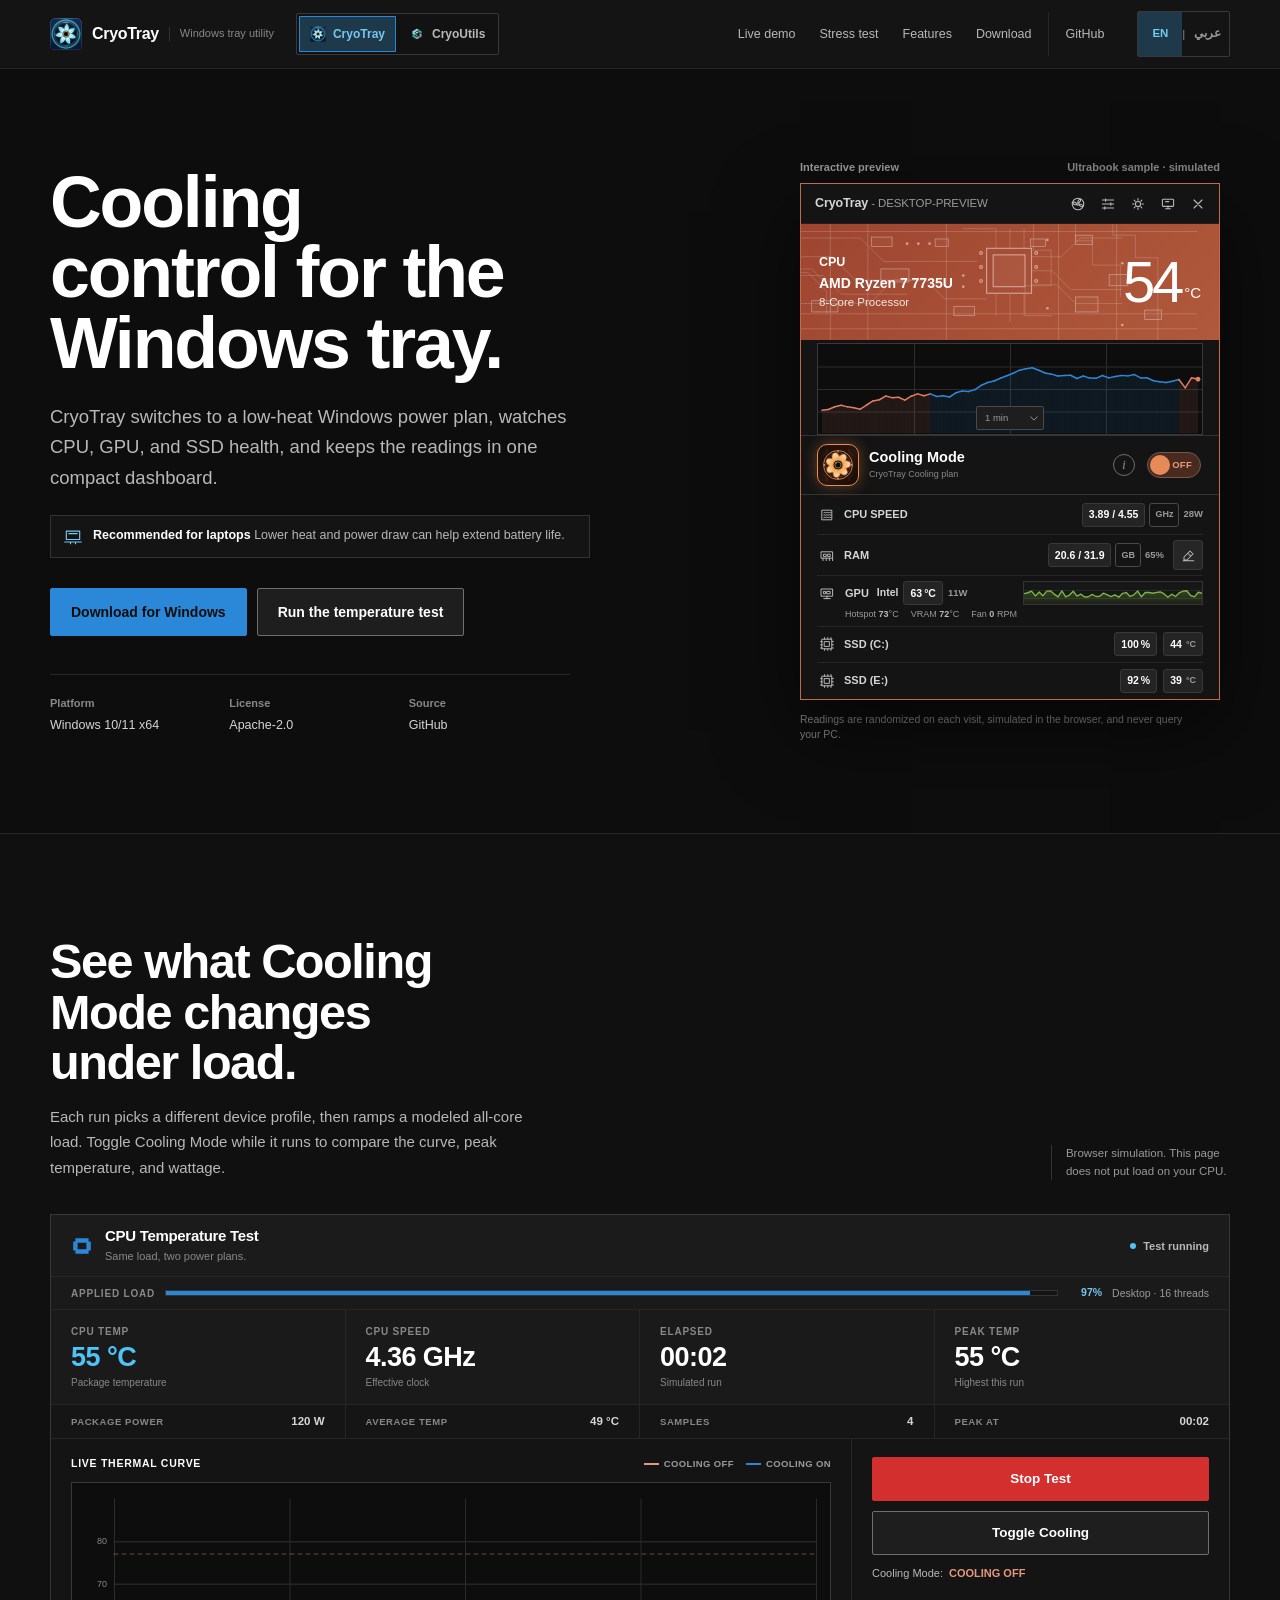
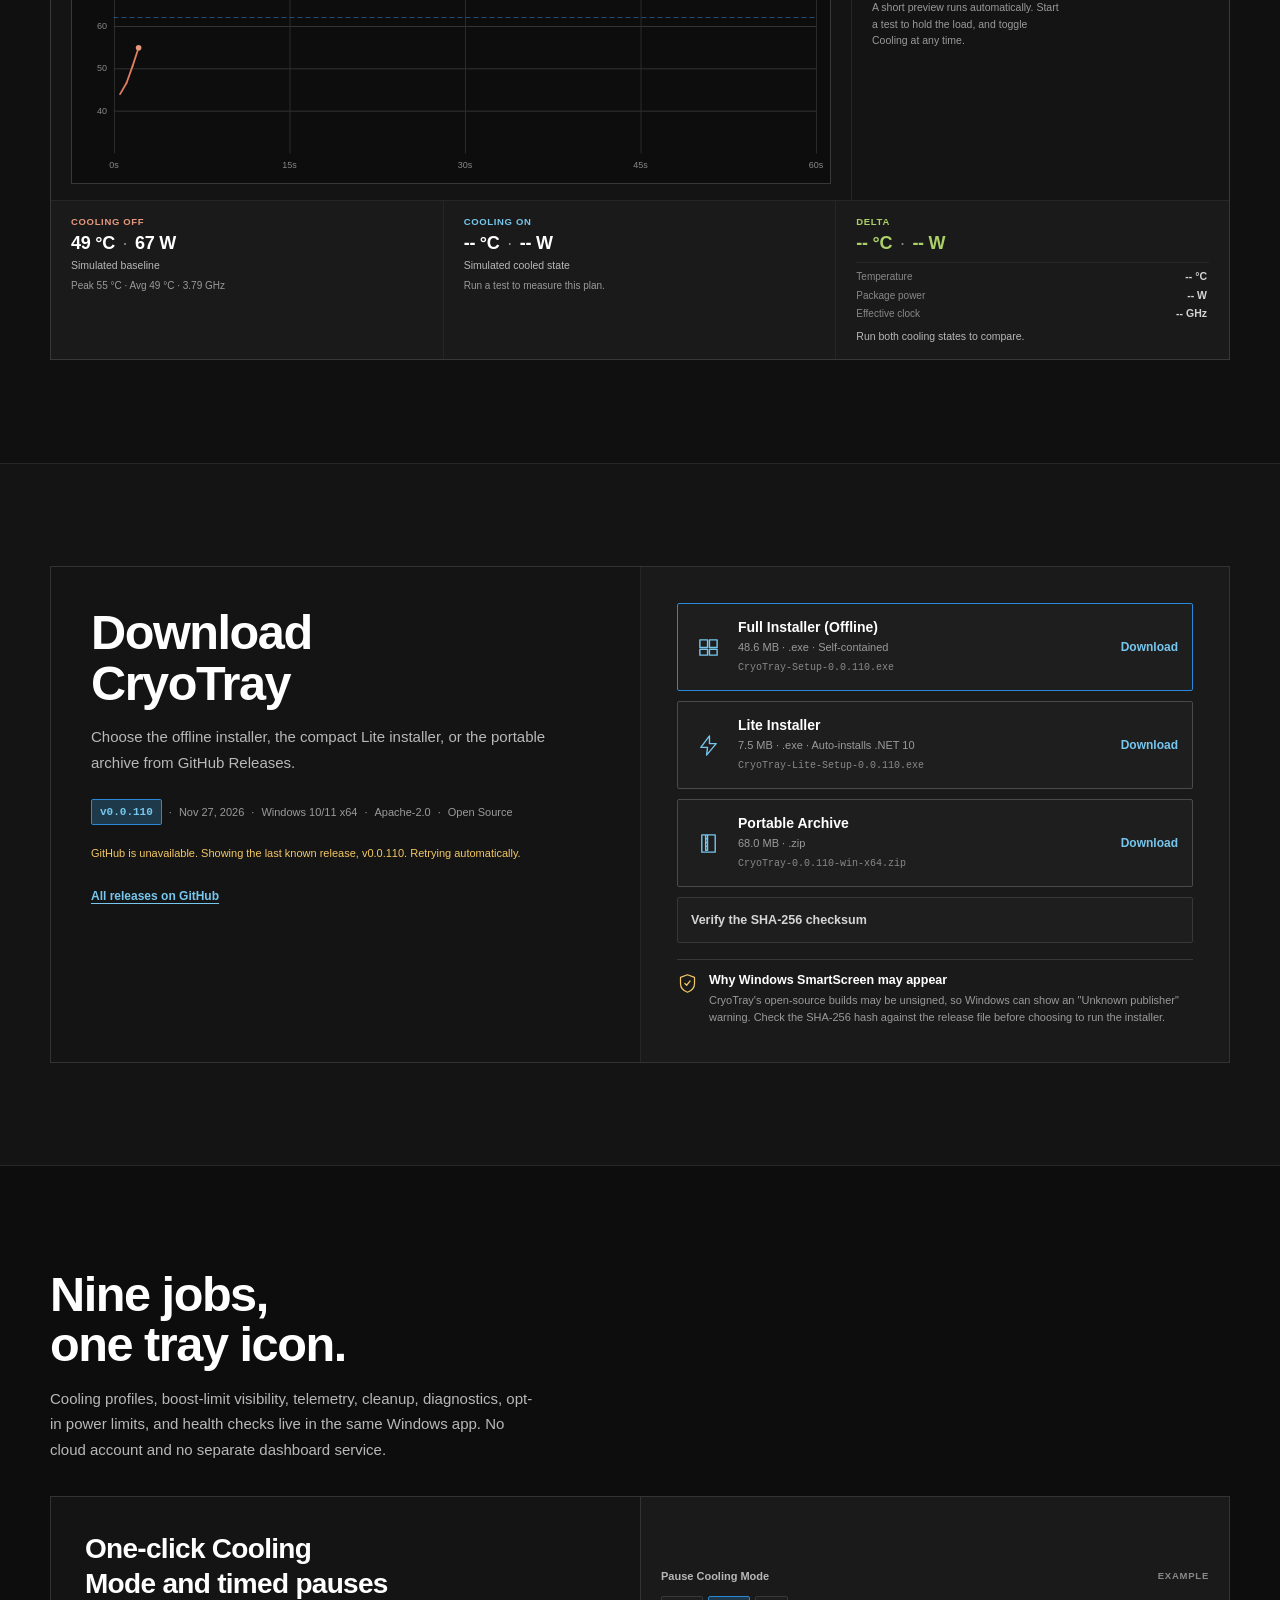
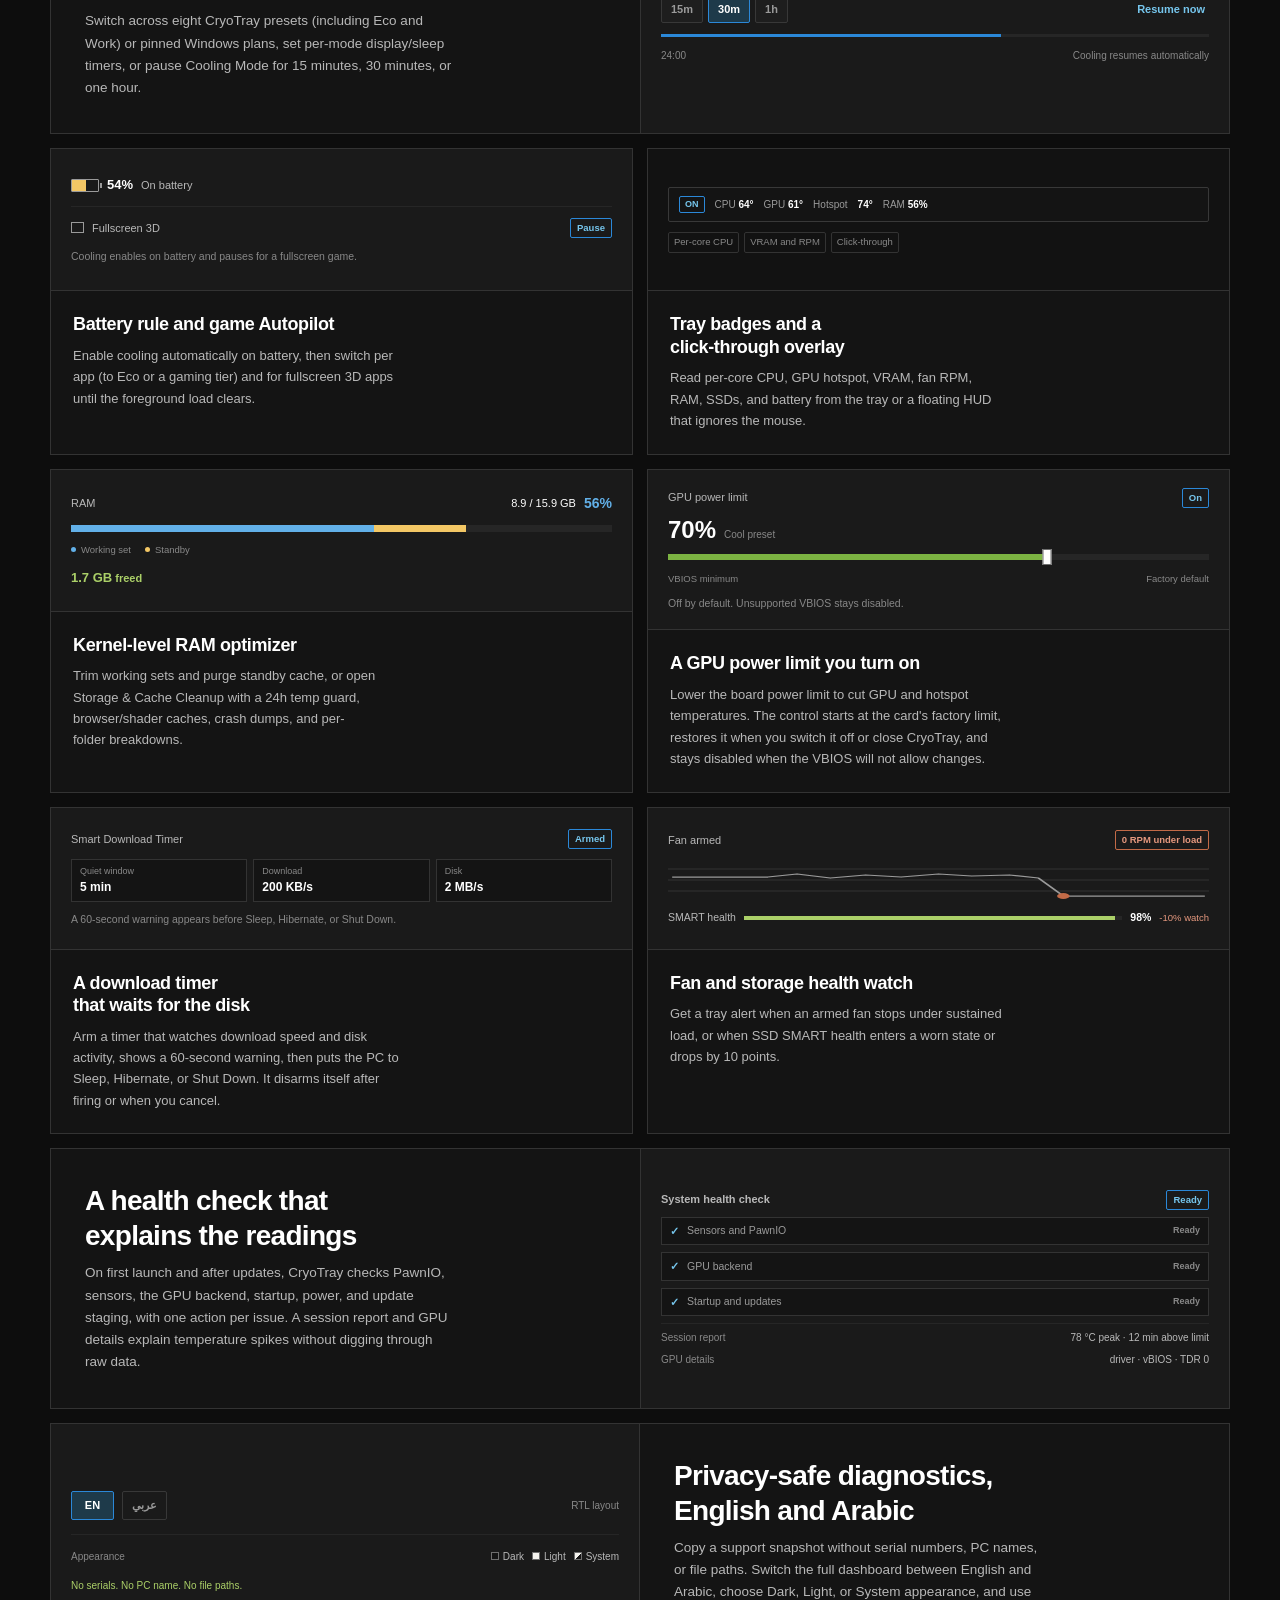
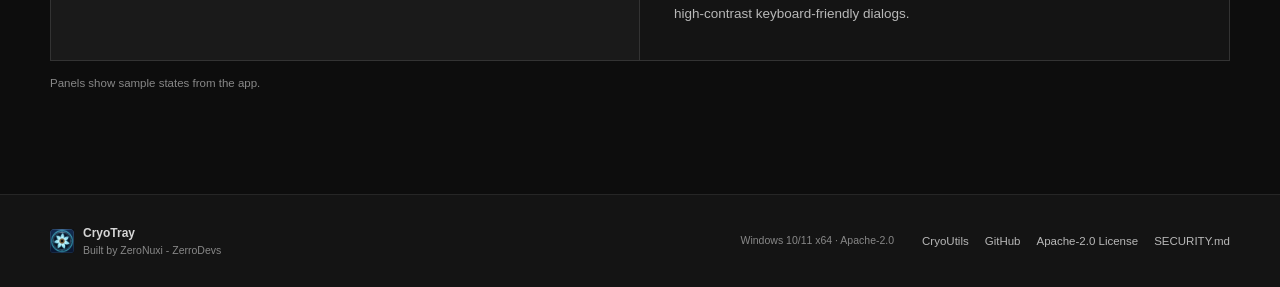
<file: docs/index.html>
<!doctype html>
<html lang="en" dir="ltr">
<head>
  <meta charset="utf-8">
  <meta name="viewport" content="width=device-width, initial-scale=1">
  <title>CryoTray | Cooling control for the Windows tray</title>
  <meta id="meta-description" name="description" content="CryoTray is a Windows tray utility for low-heat cooling, CPU and GPU telemetry, system health checks, session reports, GPU diagnostics, RAM cleanup, storage health, opt-in GPU power limits, a download-completion timer, and bilingual controls.">
  <meta name="theme-color" content="#0d0d0d">
  <link rel="icon" type="image/png" href="assets/cryotray-icon.png">
  <link rel="stylesheet" href="css/styles.css">
  <script type="module" src="js/app.js"></script>
</head>
<body id="top">
  <a class="skip-link" href="#main" data-i18n="a11y.skip">Skip to content</a>

  <header class="site-header">
    <div class="container header-inner">
      <a class="brand" href="#top" aria-label="CryoTray home">
        <img src="assets/cryotray-icon.png" width="32" height="32" alt="" aria-hidden="true">
        <span class="brand-name">CryoTray</span>
        <span class="brand-sub" data-i18n="brand.sub">Windows tray utility</span>
      </a>

      <nav class="app-switch" aria-label="Cryo suite" data-i18n-aria="a11y.suiteNav">
        <a class="app-tab is-active" href="index.html" aria-current="page">
          <img src="assets/cryotray-icon.png" width="16" height="16" alt="" aria-hidden="true">
          <span>CryoTray</span>
        </a>
        <a class="app-tab" href="cryoutils.html">
          <img src="assets/cryoutils-icon.png" width="16" height="16" alt="" aria-hidden="true">
          <span>CryoUtils</span>
        </a>
      </nav>

      <nav class="site-nav" aria-label="Primary" data-i18n-aria="a11y.primaryNav">
        <a href="#demo" data-i18n="nav.demo">Live demo</a>
        <a href="#stress-test" data-i18n="nav.stress">Stress test</a>
        <a href="#features" data-i18n="nav.features">Features</a>
        <a href="#download" data-i18n="nav.download">Download</a>
        <a class="nav-github" href="https://github.com/ZerroDevs/CryoTray" target="_blank" rel="noopener" data-i18n="nav.github">GitHub</a>
      </nav>

      <div class="lang-switch" role="group" aria-label="Language" data-i18n-aria="a11y.language">
        <button type="button" class="lang-btn is-active" data-lang="en" aria-pressed="true">EN</button>
        <span class="lang-divider" aria-hidden="true">|</span>
        <button type="button" class="lang-btn" data-lang="ar" lang="ar" aria-pressed="false">عربي</button>
      </div>
    </div>
  </header>

  <main id="main">
    <section class="hero" id="demo">
      <div class="container hero-grid">
        <div class="hero-copy">
          <h1 data-i18n="hero.title">Cooling control for the Windows tray.</h1>
          <p class="lede" data-i18n="hero.body">CryoTray switches to a low-heat Windows power plan, watches CPU, GPU, and SSD health, and keeps the readings in one compact dashboard.</p>
          <p class="laptop-note">
            <svg viewBox="0 0 24 24" aria-hidden="true"><path d="M4 5h16v10H4zM2 18h20M9 18v2M15 18v2M7 8h10"/></svg>
            <span><strong data-i18n="hero.laptopTitle">Recommended for laptops</strong> <span data-i18n="hero.laptopBody">Lower heat and power draw can help extend battery life.</span></span>
          </p>
          <div class="hero-actions">
            <a class="btn btn-primary" href="#download" data-i18n="hero.download">Download for Windows</a>
            <a class="btn btn-secondary" href="#stress-test" data-i18n="hero.test">Run the temperature test</a>
          </div>
          <dl class="hero-facts">
            <div>
              <dt data-i18n="hero.factPlatform">Platform</dt>
              <dd>Windows 10/11 x64</dd>
            </div>
            <div>
              <dt data-i18n="hero.factLicense">License</dt>
              <dd>Apache-2.0</dd>
            </div>
            <div>
              <dt data-i18n="hero.factSource">Source</dt>
              <dd>GitHub</dd>
            </div>
          </dl>
        </div>

        <div class="hero-stage">
          <div class="stage-label">
            <span data-i18n="hero.preview">Interactive preview</span>
            <span class="stage-note" id="preview-scenario">Laptop sample · simulated</span>
          </div>

          <div class="app-window" id="app-preview">
            <div class="app-titlebar">
              <span class="app-title"><span>CryoTray</span><span class="app-title-host"> - DESKTOP-PREVIEW</span></span>
              <a class="app-window-icons" href="#download" data-tooltip-target="window-tools-tip" aria-expanded="false" aria-controls="window-tools-tip" aria-label="Download CryoTray for more" data-i18n-aria="hero.windowToolsLabel">
                <span class="window-icon">
                  <svg viewBox="0 0 20 20" aria-hidden="true"><circle cx="10" cy="10" r="7.2"/><circle cx="10" cy="10" r="1.5"/><path d="M10 8.5c-.6-2.7 1.2-4.5 3.1-4.7.6 2.2-.5 4.1-3.1 4.7ZM11.4 10.6c2.6-.7 4.7.8 5.2 2.6-2.1.9-4.1.1-5.2-2.6ZM8.6 10.6c-2.6.7-4.7-.8-5.2-2.6 2.1-.9 4.1-.1 5.2 2.6Z"/></svg>
                </span>
                <span class="window-icon">
                  <svg viewBox="0 0 20 20" aria-hidden="true"><path d="M3 5h14M3 10h14M3 15h14M7 3.5v3M13.5 8.5v3M6 13.5v3"/></svg>
                </span>
                <span class="window-icon">
                  <svg viewBox="0 0 20 20" aria-hidden="true"><circle cx="10" cy="10" r="3.2"/><path d="M10 3.2v2M10 14.8v2M3.2 10h2M14.8 10h2M5.2 5.2l1.4 1.4M13.4 13.4l1.4 1.4M14.8 5.2l-1.4 1.4M6.6 13.4l-1.4 1.4"/></svg>
                </span>
                <span class="window-icon">
                  <svg viewBox="0 0 20 20" aria-hidden="true"><rect x="3" y="4" width="14" height="9" rx="1"/><path d="M7 16h6M10 13v3M7 7h4"/></svg>
                </span>
                <span class="window-icon window-icon-close">
                  <svg viewBox="0 0 20 20" aria-hidden="true"><path d="M5 5l10 10M15 5L5 15"/></svg>
                </span>
              </a>
            </div>

            <div class="cpu-hero">
              <svg class="pcb-field" viewBox="0 0 460 124" preserveAspectRatio="xMidYMid slice" aria-hidden="true">
                <g class="pcb-fine">
                  <path d="M-20 8H430M-20 96H430M-20 112H430M38 0V124M78 0V124M162 0V124M282 0V124M344 0V124"/>
                  <path d="M-20 48H18L38 68V94M-20 52H14L34 72V96"/>
                  <path d="M255 0V28L274 28V66L246 66V96M300 0V18L318 18V44L348 44V78M340 0V12L364 12V36L388 36V124"/>
                  <path d="M0 15H70L95 40H195M0 35H40L65 60H140L160 80H205M0 55H30L50 75H120M0 85H80L105 60H130M180 5H215V26M230 5V26M245 5V26M215 74V98M230 74V105M245 74V98H275M253 35H285L305 15H350M253 50H275L295 70H350M253 65H280L300 85H350"/>
                </g>
                <g class="pcb-pads">
                  <rect x="82" y="14" width="22" height="10"/>
                  <rect x="92" y="48" width="30" height="14"/>
                  <rect x="150" y="16" width="14" height="8"/>
                  <rect x="170" y="88" width="22" height="10"/>
                  <rect x="300" y="12" width="18" height="10"/>
                  <rect x="300" y="78" width="24" height="16"/>
                  <rect x="18" y="82" width="28" height="12"/>
                  <rect x="252" y="16" width="16" height="8"/>
                  <rect x="336" y="54" width="20" height="12"/>
                  <rect x="374" y="92" width="18" height="10"/>
                </g>
                <g class="pcb-chip">
                  <rect x="205" y="26" width="48" height="48"/>
                  <rect x="212" y="33" width="34" height="34"/>
                  <circle cx="199" cy="31" r="1.5"/><circle cx="199" cy="46" r="1.5"/><circle cx="199" cy="61" r="1.5"/>
                  <circle cx="258" cy="31" r="1.5"/><circle cx="258" cy="46" r="1.5"/><circle cx="258" cy="61" r="1.5"/>
                </g>
                <g class="pcb-vias">
                  <circle cx="120" cy="21" r="1.4"/><circle cx="132" cy="21" r="1.4"/><circle cx="144" cy="21" r="1.4"/>
                  <circle cx="180" cy="55" r="1.4"/><circle cx="180" cy="67" r="1.4"/><circle cx="270" cy="17" r="1.4"/>
                  <circle cx="270" cy="90" r="1.4"/><circle cx="350" cy="42" r="1.4"/><circle cx="350" cy="108" r="1.4"/>
                </g>
              </svg>

              <div class="cpu-hero-content">
                <div class="cpu-identity">
                  <span class="cpu-label" data-i18n="hero.cpu">CPU</span>
                  <span class="cpu-name" id="hero-cpu-name">AMD Ryzen 7 5800X</span>
                  <span class="cpu-cores" id="hero-cores">8-Core Processor</span>
                </div>
                <button class="hero-temp hero-temp-button" id="hero-temp-trigger" type="button" data-tooltip-target="cpu-popover" aria-haspopup="true" aria-expanded="false" aria-controls="cpu-popover" aria-label="CPU temperature and per-core details" data-i18n-aria="hero.cpuTooltip" dir="ltr">
                  <span id="hero-temp">53</span><span class="hero-temp-unit">°C</span>
                </button>
              </div>
            </div>

            <div class="hero-chart-wrap">
              <canvas id="hero-chart" width="408" height="100" role="img" aria-label="Simulated CPU temperature history"></canvas>
              <div class="chart-hover-tip" id="hero-chart-tip" role="status"></div>
              <label class="chart-window">
                <span class="sr-only" data-i18n="hero.windowLabel">Chart time window</span>
                <select id="hero-window">
                  <option value="1" selected data-i18n="hero.window1">1 min</option>
                  <option value="5" data-i18n="hero.window5">5 min</option>
                  <option value="10" data-i18n="hero.window10">10 min</option>
                  <option value="30" data-i18n="hero.window30">30 min</option>
                  <option value="60" data-i18n="hero.window60">60 min</option>
                </select>
                <svg class="chart-window-chevron" viewBox="0 0 10 6" aria-hidden="true"><path d="M1 1l4 4 4-4"/></svg>
              </label>
            </div>

            <div class="cooling-row">
              <div class="fan-tile" aria-hidden="true">
                <svg class="fan-svg" viewBox="0 0 80 80">
                  <defs>
                    <linearGradient id="fanPetalGradient" x1="0" y1="0" x2="0" y2="1">
                      <stop class="fan-petal-top" offset="0"></stop>
                      <stop class="fan-petal-mid" offset="0.52"></stop>
                      <stop class="fan-petal-bottom" offset="1"></stop>
                    </linearGradient>
                  </defs>
                  <circle class="fan-outer-ring" cx="40" cy="40" r="34"></circle>
                  <circle class="fan-inner-ring" cx="40" cy="40" r="29"></circle>
                  <g class="fan-rim-dots">
                    <circle cx="40" cy="8.4" r="1.6"/><circle cx="40" cy="71.6" r="1.6"/>
                    <circle cx="8.4" cy="40" r="1.6"/><circle cx="71.6" cy="40" r="1.6"/>
                  </g>
                  <path class="fan-traces" d="M14 2V9L5 18M66 2V9L75 18M14 78V71L5 62M66 78V71L75 62"></path>
                  <g id="fan-rotor" class="fan-rotor">
                    <g transform="rotate(0 40 40)">
                      <path d="M40 38C31 32 29 20 35 13C37.5 10.2 42.5 10.2 45 13C51 20 49 32 40 38Z" fill="url(#fanPetalGradient)" stroke="var(--fan-petal-outline)" stroke-width=".9"></path>
                      <path class="fan-vein" d="M40 36V15"></path>
                    </g>
                    <g transform="rotate(51.428 40 40)">
                      <path d="M40 38C31 32 29 20 35 13C37.5 10.2 42.5 10.2 45 13C51 20 49 32 40 38Z" fill="url(#fanPetalGradient)" stroke="var(--fan-petal-outline)" stroke-width=".9"></path>
                      <path class="fan-vein" d="M40 36V15"></path>
                    </g>
                    <g transform="rotate(102.857 40 40)">
                      <path d="M40 38C31 32 29 20 35 13C37.5 10.2 42.5 10.2 45 13C51 20 49 32 40 38Z" fill="url(#fanPetalGradient)" stroke="var(--fan-petal-outline)" stroke-width=".9"></path>
                      <path class="fan-vein" d="M40 36V15"></path>
                    </g>
                    <g transform="rotate(154.285 40 40)">
                      <path d="M40 38C31 32 29 20 35 13C37.5 10.2 42.5 10.2 45 13C51 20 49 32 40 38Z" fill="url(#fanPetalGradient)" stroke="var(--fan-petal-outline)" stroke-width=".9"></path>
                      <path class="fan-vein" d="M40 36V15"></path>
                    </g>
                    <g transform="rotate(205.714 40 40)">
                      <path d="M40 38C31 32 29 20 35 13C37.5 10.2 42.5 10.2 45 13C51 20 49 32 40 38Z" fill="url(#fanPetalGradient)" stroke="var(--fan-petal-outline)" stroke-width=".9"></path>
                      <path class="fan-vein" d="M40 36V15"></path>
                    </g>
                    <g transform="rotate(257.142 40 40)">
                      <path d="M40 38C31 32 29 20 35 13C37.5 10.2 42.5 10.2 45 13C51 20 49 32 40 38Z" fill="url(#fanPetalGradient)" stroke="var(--fan-petal-outline)" stroke-width=".9"></path>
                      <path class="fan-vein" d="M40 36V15"></path>
                    </g>
                    <g transform="rotate(308.571 40 40)">
                      <path d="M40 38C31 32 29 20 35 13C37.5 10.2 42.5 10.2 45 13C51 20 49 32 40 38Z" fill="url(#fanPetalGradient)" stroke="var(--fan-petal-outline)" stroke-width=".9"></path>
                      <path class="fan-vein" d="M40 36V15"></path>
                    </g>
                  </g>
                  <circle class="fan-hub-outer" cx="40" cy="40" r="12"></circle>
                  <circle class="fan-hub-inner" cx="40" cy="40" r="7"></circle>
                  <circle class="fan-hub-glint" cx="35.5" cy="35.5" r="1.7"></circle>
                </svg>
              </div>

              <div class="cooling-copy">
                <span class="cooling-label" id="hero-cooling-label" data-i18n="hero.cooling">Cooling Mode</span>
                <span class="cooling-plan" data-i18n="hero.plan">CryoTray Cooling plan</span>
              </div>

              <button class="cooling-info" id="cooling-info-trigger" type="button" data-tooltip-target="cooling-popover" aria-haspopup="true" aria-expanded="false" aria-controls="cooling-popover" aria-label="About Cooling Mode" data-i18n-aria="hero.coolingInfo">i</button>

              <button class="switch" id="hero-cooling" type="button" role="switch" aria-checked="false" aria-labelledby="hero-cooling-label">
                <span class="switch-track">
                  <span class="switch-text" id="hero-cooling-state">OFF</span>
                  <span class="switch-thumb" aria-hidden="true"></span>
                </span>
              </button>
            </div>

            <div class="telemetry-list">
              <div class="telemetry-row">
                <span class="row-icon" aria-hidden="true">
                  <svg viewBox="0 0 20 20"><path d="M4 4h12v12H4zM6 7c1-1 2 1 3 0s2 1 3 0 2 1 3 0M6 10c1-1 2 1 3 0s2 1 3 0 2 1 3 0M6 13c1-1 2 1 3 0s2 1 3 0 2 1 3 0"/></svg>
                </span>
                <span class="row-label" data-i18n="hero.cpuSpeed">CPU SPEED</span>
                <span class="row-values" dir="ltr">
                  <span class="metric-pill"><span id="hero-clock">3.78 / 3.80</span></span>
                  <span class="unit-pill">GHz</span>
                  <span class="row-detail" id="hero-power">36W</span>
                </span>
              </div>

              <div class="telemetry-row ram-row">
                <span class="row-icon" aria-hidden="true">
                  <svg viewBox="0 0 20 20"><path d="M3 6h14v8H3zM5 14v3M9 14v3M13 14v3M17 14v3M6 9h3v3H6zM11 9h3v3h-3z"/></svg>
                </span>
                <span class="row-label" data-i18n="hero.ram">RAM</span>
                <span class="row-values" dir="ltr">
                  <button class="metric-pill metric-trigger" id="ram-trigger" type="button" data-tooltip-target="ram-popover" aria-haspopup="true" aria-expanded="false" aria-controls="ram-popover" aria-label="Memory breakdown" data-i18n-aria="memory.triggerLabel"><span id="ram-ratio">8.9 / 15.9</span></button>
                  <span class="unit-pill">GB</span>
                  <span class="row-detail" id="ram-percent">56%</span>
                </span>
                <button class="icon-btn" id="ram-optimize" type="button" aria-label="Optimize RAM" data-i18n-aria="hero.ramOptimize">
                  <svg viewBox="0 0 20 20" aria-hidden="true"><path d="M4 12l8-8 4 4-8 8H4zM9 7l4 4M3 17h14"/></svg>
                </button>
              </div>

              <div class="telemetry-row gpu-row">
                <div class="gpu-top">
                  <span class="row-icon" aria-hidden="true">
                    <svg viewBox="0 0 20 20"><path d="M3 5h14v9H3zM6 17h8M10 14v3M6 8h2v3H6zM10 8h4v3h-4z"/></svg>
                  </span>
                  <span class="row-label" data-i18n="hero.gpu">GPU</span>
                  <span class="gpu-reading" dir="ltr">
                    <span class="gpu-brand" id="hero-gpu-brand">NVIDIA</span>
                    <button class="metric-pill metric-trigger" id="gpu-trigger" type="button" data-tooltip-target="gpu-popover" aria-haspopup="true" aria-expanded="false" aria-controls="gpu-popover" aria-label="GPU details" data-i18n-aria="hero.gpuTooltip"><span id="hero-gpu-temp">61</span>°C</button>
                    <span class="row-detail"><span id="hero-gpu-power">30</span>W</span>
                  </span>
                  <span class="gpu-spark-wrap"><canvas id="gpu-spark" width="160" height="26" role="img" aria-label="Simulated GPU load history"></canvas></span>
                </div>
                <div class="gpu-details" dir="ltr">
                  <span><span data-i18n="hero.hotspot">Hotspot</span> <b id="hero-hotspot">70</b>°C</span>
                  <span><span data-i18n="hero.vram">VRAM</span> <b id="hero-vram">60</b>°C</span>
                  <span><span data-i18n="hero.fan">Fan</span> <b id="hero-gpu-fan">0</b> RPM</span>
                </div>
              </div>

              <div class="telemetry-row ssd-row">
                <span class="row-icon" aria-hidden="true">
                  <svg viewBox="0 0 20 20"><path d="M4 4h12v12H4zM7 7h6v6H7zM2 7h2M2 11h2M2 15h2M16 7h2M16 11h2M16 15h2M7 2v2M11 2v2M15 2v2M7 16v2M11 16v2M15 16v2"/></svg>
                </span>
                <span class="row-label ssd-label" dir="ltr">SSD (C:)</span>
                <span class="row-values" dir="ltr">
                  <button class="metric-pill metric-trigger" id="ssd-trigger" type="button" data-tooltip-target="ssd-popover" aria-haspopup="true" aria-expanded="false" aria-controls="ssd-popover" aria-label="Storage details" data-i18n-aria="hero.ssdTooltip"><span id="hero-ssd-c-health">96</span>%</button>
                  <span class="metric-pill"><span id="hero-ssd-temp">45</span><span class="unit-inline">°C</span></span>
                </span>
              </div>

              <div class="telemetry-row ssd-row">
                <span class="row-icon" aria-hidden="true">
                  <svg viewBox="0 0 20 20"><path d="M4 4h12v12H4zM7 7h6v6H7zM2 7h2M2 11h2M2 15h2M16 7h2M16 11h2M16 15h2M7 2v2M11 2v2M15 2v2M7 16v2M11 16v2M15 16v2"/></svg>
                </span>
                <span class="row-label ssd-label" dir="ltr">SSD (E:)</span>
                <span class="row-values" dir="ltr">
                  <button class="metric-pill metric-trigger" id="ssd-e-trigger" type="button" data-tooltip-target="ssd-popover" aria-haspopup="true" aria-expanded="false" aria-controls="ssd-popover" aria-label="Storage details" data-i18n-aria="hero.ssdTooltip"><span id="hero-ssd-e-health">100</span>%</button>
                  <span class="metric-pill"><span id="hero-ssd-e-temp">45</span><span class="unit-inline">°C</span></span>
                </span>
              </div>
            </div>

            <div class="app-status" id="ram-status" role="status" aria-live="polite"></div>

            <div class="app-popover cpu-pop" id="cpu-popover" role="tooltip" aria-hidden="true">
              <div class="cpu-pop-grid" id="cpu-pop-grid"></div>
              <div class="cpu-pop-footer" id="cpu-pop-footer" dir="auto">Package Power: 36W</div>
              <span class="popover-caret" aria-hidden="true"></span>
            </div>

            <div class="app-popover ram-pop" id="ram-popover" role="tooltip" aria-hidden="true">
              <div class="ram-pop-head"><span data-i18n="memory.title">Memory Breakdown</span><span id="ram-installed">Installed: 16.0 GB</span></div>
              <div class="ram-stack" aria-hidden="true">
                <span class="ram-stack-inuse" id="ram-bar-inuse"></span><span class="ram-stack-modified" id="ram-bar-modified"></span><span class="ram-stack-standby" id="ram-bar-standby"></span><span class="ram-stack-free" id="ram-bar-free"></span>
              </div>
              <div class="ram-lines">
                <div><span class="ram-dot inuse"></span><span data-i18n="memory.inUse">In Use:</span><b id="ram-inuse" dir="ltr">8.0 GB</b></div>
                <div><span class="ram-dot available"></span><span data-i18n="memory.available">Available:</span><b id="ram-available" dir="ltr">7.9 GB</b></div>
                <div><span class="ram-dot free"></span><span data-i18n="memory.free">Free:</span><b id="ram-free" dir="ltr">3.2 GB</b></div>
                <div><span class="ram-dot standby"></span><span data-i18n="memory.standby">Standby:</span><b id="ram-standby" dir="ltr">4.7 GB</b></div>
                <div><span class="ram-dot modified"></span><span data-i18n="memory.modified">Modified:</span><b id="ram-modified" dir="ltr">0.6 GB</b></div>
                <div><span class="ram-dot cached"></span><span data-i18n="memory.cached">Cached:</span><b id="ram-cached" dir="ltr">5.3 GB</b></div>
                <div><span class="ram-dot reserved"></span><span data-i18n="memory.reserved">Hardware Reserved:</span><b id="ram-reserved" dir="ltr">0.5 GB</b></div>
              </div>
              <div class="ram-pop-foot" id="ram-pop-foot">Click the clean icon to free unused memory</div>
              <span class="popover-caret" aria-hidden="true"></span>
            </div>

            <div class="app-popover info-pop" id="gpu-popover" role="tooltip" aria-hidden="true">
              <div class="info-pop-head"><strong id="gpu-pop-name">Demo GPU</strong><span data-i18n="hero.tooltipSim">Simulated telemetry</span></div>
              <div class="info-line"><span data-i18n="hero.tooltipLoad">Load</span><b id="gpu-pop-load" dir="ltr">38%</b></div>
              <div class="info-line"><span data-i18n="hero.tooltipHotspot">Hotspot</span><b id="gpu-pop-hotspot" dir="ltr">70°C</b></div>
              <div class="info-line"><span data-i18n="hero.tooltipDelta">Hotspot delta</span><b id="gpu-pop-delta" dir="ltr">9°C</b></div>
              <div class="info-line"><span data-i18n="hero.gpuPowerLabel">Board power</span><b id="gpu-pop-power" dir="ltr">30 W</b></div>
              <div class="info-line"><span data-i18n="hero.vram">VRAM</span><b id="gpu-pop-vram" dir="ltr">60°C</b></div>
              <div class="info-line"><span data-i18n="hero.fan">Fan</span><b id="gpu-pop-fan" dir="ltr">0 RPM</b></div>
              <span class="popover-caret" aria-hidden="true"></span>
            </div>

            <div class="app-popover info-pop" id="ssd-popover" role="tooltip" aria-hidden="true">
              <div class="info-pop-head"><strong data-i18n="hero.storage">SSD</strong><span data-i18n="hero.tooltipSim">Simulated telemetry</span></div>
              <div class="info-line"><span dir="ltr">SSD (C:)</span><b id="ssd-pop-c" dir="ltr">96% · 45°C</b></div>
              <div class="info-line"><span dir="ltr">SSD (E:)</span><b id="ssd-pop-e" dir="ltr">100% · 45°C</b></div>
              <div class="info-line"><span data-i18n="hero.tooltipSmart">SMART health</span><b id="ssd-pop-health" dir="ltr">Healthy</b></div>
              <span class="popover-caret" aria-hidden="true"></span>
            </div>

            <div class="app-popover info-pop" id="cooling-popover" role="tooltip" aria-hidden="true">
              <div class="info-pop-head"><strong data-i18n="hero.cooling">Cooling Mode</strong></div>
              <p class="tooltip-copy" data-i18n="hero.coolingInfoBody">Switches Windows to a lower-heat power plan to reduce package power and fan noise.</p>
              <span class="popover-caret" aria-hidden="true"></span>
            </div>

            <div class="app-popover tool-tip-pop" id="window-tools-tip" role="tooltip" aria-hidden="true">
              <span data-i18n="hero.windowToolsTip">Download for more</span>
              <span class="popover-caret" aria-hidden="true"></span>
            </div>
          </div>

          <p class="preview-footnote" data-i18n="hero.footnote">Readings are randomized on each visit, simulated in the browser, and never query your PC.</p>
        </div>
      </div>
    </section>

    <section class="section stress-section" id="stress-test">
      <div class="container">
        <header class="section-head">
          <div>
            <h2 data-i18n="stress.title">See what Cooling Mode changes under load.</h2>
            <p class="section-copy" data-i18n="stress.body">Run a modeled thermal test, then toggle Cooling Mode while it runs. The curve and wattage respond to the same state changes as the app.</p>
          </div>
          <p class="simulation-note" data-i18n="stress.note">Browser simulation. This page does not put load on your CPU.</p>
        </header>

        <div class="stress-shell">
          <div class="stress-titlebar">
            <div class="stress-heading">
              <svg viewBox="0 0 20 20" aria-hidden="true"><path d="M4 3h12v3h2v8h-2v3H4v-3H2V6h2zm2 4v6h8V7z"/></svg>
              <div>
                <h3 data-i18n="stress.toolTitle">CPU Temperature Test</h3>
                <p data-i18n="stress.toolSub">Same load, two power plans.</p>
              </div>
            </div>
            <div class="stress-state" id="stress-state" role="status" aria-live="polite">
              <span class="state-dot" aria-hidden="true"></span>
              <span id="stress-state-text" data-i18n="stress.stateReady">Ready</span>
            </div>
          </div>

          <div class="stress-loadbar">
            <span class="loadbar-label" data-i18n="stress.loadLabel">APPLIED LOAD</span>
            <div class="loadbar-track" aria-hidden="true"><span id="stress-load-fill"></span></div>
            <output class="loadbar-value" id="stress-load" dir="ltr">0%</output>
            <span class="stress-profile" id="stress-profile">Laptop profile · 16 threads</span>
          </div>

          <div class="stress-metrics">
            <div class="stress-metric">
              <span class="metric-label" data-i18n="stress.cpuTemp">CPU TEMP</span>
              <output class="metric-value cpu-value" id="stress-temp" dir="ltr">-- °C</output>
              <span class="metric-sub" data-i18n="stress.cpuTempSub">Package temperature</span>
            </div>
            <div class="stress-metric">
              <span class="metric-label" data-i18n="stress.cpuSpeed">CPU SPEED</span>
              <output class="metric-value" id="stress-speed" dir="ltr">-- GHz</output>
              <span class="metric-sub" data-i18n="stress.cpuSpeedSub">Effective clock</span>
            </div>
            <div class="stress-metric">
              <span class="metric-label" data-i18n="stress.elapsed">ELAPSED</span>
              <output class="metric-value" id="stress-elapsed" dir="ltr">00:00</output>
              <span class="metric-sub" data-i18n="stress.elapsedSub">Simulated run</span>
            </div>
            <div class="stress-metric">
              <span class="metric-label" data-i18n="stress.peak">PEAK TEMP</span>
              <output class="metric-value" id="stress-peak" dir="ltr">-- °C</output>
              <span class="metric-sub" data-i18n="stress.peakSub">Highest this run</span>
            </div>
          </div>

          <div class="stress-detailbar" aria-label="Run details" data-i18n-aria="stress.detailsAria">
            <div><span data-i18n="stress.powerCurrent">PACKAGE POWER</span><b id="stress-power" dir="ltr">-- W</b></div>
            <div><span data-i18n="stress.avgTemp">AVERAGE TEMP</span><b id="stress-avg-temp" dir="ltr">-- °C</b></div>
            <div><span data-i18n="stress.samples">SAMPLES</span><b id="stress-samples" dir="ltr">0</b></div>
            <div><span data-i18n="stress.peakTime">PEAK AT</span><b id="stress-peak-time" dir="ltr">--:--</b></div>
          </div>

          <div class="stress-body">
            <div class="chart-panel">
              <div class="chart-heading">
                <h4 data-i18n="stress.curve">Live thermal curve</h4>
                <div class="chart-legend">
                  <span><i class="legend-swatch off"></i><span data-i18n="stress.off">COOLING OFF</span></span>
                  <span><i class="legend-swatch on"></i><span data-i18n="stress.on">COOLING ON</span></span>
                </div>
              </div>
              <div class="stress-canvas-wrap">
                <canvas id="stress-chart" width="920" height="300" role="img" aria-label="Simulated thermal curve for the CPU temperature test."></canvas>
                <div class="chart-hover-tip" id="stress-chart-tip" role="status" dir="ltr"></div>
              </div>
              <p class="sr-only" id="stress-chart-summary" aria-live="polite"></p>
            </div>

            <aside class="stress-controls" aria-label="Test controls" data-i18n-aria="stress.controlsAria">
              <button class="btn btn-primary stress-start" id="stress-start" type="button" data-i18n="stress.start">Start Test</button>
              <button class="btn btn-secondary stress-toggle" id="stress-cooling" type="button" aria-pressed="false" disabled data-i18n="stress.toggle">Toggle Cooling</button>
              <p class="cooling-inline">
                <span data-i18n="stress.coolingMode">Cooling Mode:</span>
                <strong id="stress-cooling-state" data-i18n="stress.off">COOLING OFF</strong>
              </p>
              <p class="stress-helper" data-i18n="stress.helper">A short preview runs automatically. Start a test to hold the load, and toggle Cooling at any time.</p>

            </aside>
          </div>

          <div class="stress-comparison">
            <article class="compare-card compare-off">
              <h4 data-i18n="stress.off">COOLING OFF</h4>
              <p class="compare-value" dir="ltr"><span id="off-temp">--</span> °C <span class="compare-sep">·</span> <span id="off-power">--</span> W</p>
              <p class="compare-caption" data-i18n="stress.baseline">Simulated baseline</p>
              <p class="compare-detail" id="off-detail">Run a test to measure this plan.</p>
            </article>
            <article class="compare-card compare-on">
              <h4 data-i18n="stress.on">COOLING ON</h4>
              <p class="compare-value" dir="ltr"><span id="on-temp">--</span> °C <span class="compare-sep">·</span> <span id="on-power">--</span> W</p>
              <p class="compare-caption" data-i18n="stress.cooled">Simulated cooled state</p>
              <p class="compare-detail" id="on-detail">Run a test to measure this plan.</p>
            </article>
            <article class="compare-card compare-delta">
              <h4 data-i18n="stress.delta">DELTA</h4>
              <p class="compare-value delta-value" dir="ltr"><span id="delta-temp">--</span> °C <span class="compare-sep">·</span> <span id="delta-power">--</span> W</p>
              <div class="delta-rows">
                <p><span data-i18n="stress.tempDelta">Temperature</span><b dir="ltr"><span id="delta-temp-detail">--</span> °C <small id="delta-temp-pct"></small></b></p>
                <p><span data-i18n="stress.powerDelta">Package power</span><b dir="ltr"><span id="delta-power-detail">--</span> W <small id="delta-power-pct"></small></b></p>
                <p><span data-i18n="stress.clockDelta">Effective clock</span><b dir="ltr"><span id="delta-clock">--</span> GHz <small id="delta-clock-pct"></small></b></p>
              </div>
              <p class="delta-summary" id="delta-summary">Run both cooling states to compare.</p>
            </article>
          </div>
        </div>
      </div>
    </section>

    <section class="section download-section" id="download">
      <div class="container">
        <div class="download-panel">
          <div class="download-intro">
            <h2 data-i18n="release.title">Download CryoTray</h2>
            <p class="section-copy" data-i18n="release.body">Choose the offline installer, the compact Lite installer, or the portable archive from GitHub Releases.</p>

            <div class="release-meta">
              <span class="release-version" id="release-version" dir="ltr">v0.0.110</span>
              <span class="meta-separator" aria-hidden="true">·</span>
              <time id="release-date" datetime="2026-11-27T04:47:37Z">Nov 27, 2026</time>
              <span class="meta-separator" aria-hidden="true">·</span>
              <span>Windows 10/11 x64</span>
              <span class="meta-separator" aria-hidden="true">·</span>
              <span>Apache-2.0</span>
              <span class="meta-separator" aria-hidden="true">·</span>
              <span data-i18n="release.openSource">Open Source</span>
            </div>

            <p class="release-status" id="release-status" role="status" aria-live="polite" data-i18n="release.statusLoading">Checking the latest release on GitHub.</p>
            <noscript>
              <p class="release-status is-fallback" data-i18n="release.noscript">JavaScript is off. These links point to the current known release, v0.0.110.</p>
            </noscript>

            <a class="text-link releases-link" href="https://github.com/ZerroDevs/CryoTray/releases" target="_blank" rel="noopener" data-i18n="release.allReleases">All releases on GitHub</a>
          </div>

          <div class="download-actions">
            <a class="download-option is-primary" id="download-setup" href="https://github.com/ZerroDevs/CryoTray/releases/download/v0.0.110/CryoTray-Setup-0.0.110.exe" target="_blank" rel="noopener">
              <span class="download-icon" aria-hidden="true">
                <svg viewBox="0 0 24 24"><path d="M3 4h8v8H3zM13 4h8v8h-8zM3 14h8v6H3zM13 14h8v6h-8z"/></svg>
              </span>
              <span class="download-copy">
                <strong data-i18n="release.installer">Full Installer (Offline)</strong>
                <span class="download-meta"><bdi id="setup-size" dir="ltr">48.6 MB</bdi> <span aria-hidden="true">·</span> <span>.exe</span> <span aria-hidden="true">·</span> <span data-i18n="release.offlineNote">Self-contained</span></span>
                <code class="file-name" id="setup-filename" dir="ltr">CryoTray-Setup-0.0.110.exe</code>
              </span>
              <span class="download-action" data-i18n="release.download">Download</span>
            </a>

            <a class="download-option" id="download-lite-setup" href="https://github.com/ZerroDevs/CryoTray/releases/download/v0.0.110/CryoTray-Lite-Setup-0.0.110.exe" target="_blank" rel="noopener">
              <span class="download-icon" aria-hidden="true">
                <svg viewBox="0 0 24 24"><path d="M13 2L4 14h7l-1 8 10-12h-7z"/></svg>
              </span>
              <span class="download-copy">
                <strong data-i18n="release.liteInstaller">Lite Installer</strong>
                <span class="download-meta"><bdi id="lite-setup-size" dir="ltr">7.5 MB</bdi> <span aria-hidden="true">·</span> <span>.exe</span> <span aria-hidden="true">·</span> <span data-i18n="release.liteRuntime">Auto-installs .NET 10</span></span>
                <code class="file-name" id="lite-setup-filename" dir="ltr">CryoTray-Lite-Setup-0.0.110.exe</code>
              </span>
              <span class="download-action" data-i18n="release.download">Download</span>
            </a>

            <a class="download-option" id="download-zip" href="https://github.com/ZerroDevs/CryoTray/releases/download/v0.0.110/CryoTray-0.0.110-win-x64.zip" target="_blank" rel="noopener">
              <span class="download-icon" aria-hidden="true">
                <svg viewBox="0 0 24 24"><path d="M5 3h14v18H5zM9 3v4h2V3M9 7v4h2V7M9 11v4h2v-4M9 15v4h2v-4M8 21h8"/></svg>
              </span>
              <span class="download-copy">
                <strong data-i18n="release.portable">Portable Archive</strong>
                <span class="download-meta"><bdi id="zip-size" dir="ltr">68.0 MB</bdi> <span aria-hidden="true">·</span> <span>.zip</span></span>
                <code class="file-name" id="zip-filename" dir="ltr">CryoTray-0.0.110-win-x64.zip</code>
              </span>
              <span class="download-action" data-i18n="release.download">Download</span>
            </a>

            <details class="checksum">
              <summary data-i18n="release.verifySummary">Verify the SHA-256 checksum</summary>
              <div class="checksum-body">
                <p data-i18n="release.verifyBody">Download the matching .sha256 file, then run this in PowerShell and compare both hash values.</p>
                <pre><code id="checksum-command" dir="ltr">Get-FileHash .\CryoTray-Setup-0.0.110.exe -Algorithm SHA256</code></pre>
                <div class="checksum-actions">
                  <button class="btn btn-quiet" id="copy-checksum" type="button" data-i18n="release.copy">Copy command</button>
                  <a class="text-link" id="setup-sha-link" href="https://github.com/ZerroDevs/CryoTray/releases/download/v0.0.110/CryoTray-Setup-0.0.110.exe.sha256" target="_blank" rel="noopener" data-i18n="release.installerHash">Offline hash file</a>
                  <a class="text-link" id="lite-setup-sha-link" href="https://github.com/ZerroDevs/CryoTray/releases/download/v0.0.110/CryoTray-Lite-Setup-0.0.110.exe.sha256" target="_blank" rel="noopener" data-i18n="release.liteHash">Lite hash file</a>
                  <a class="text-link" id="zip-sha-link" href="https://github.com/ZerroDevs/CryoTray/releases/download/v0.0.110/CryoTray-0.0.110-win-x64.zip.sha256" target="_blank" rel="noopener" data-i18n="release.archiveHash">Archive hash file</a>
                </div>
                <p class="copy-status" id="copy-status" role="status" aria-live="polite"></p>
              </div>
            </details>

            <div class="smartscreen-note">
              <svg viewBox="0 0 24 24" aria-hidden="true"><path d="M12 2l8 3v7c0 5-3.4 8.4-8 10-4.6-1.6-8-5-8-10V5zM9 12l2 2 4-5"/></svg>
              <div>
                <h3 data-i18n="release.smartTitle">Why Windows SmartScreen may appear</h3>
                <p data-i18n="release.smartBody">CryoTray's open-source builds may be unsigned, so Windows can show an "Unknown publisher" warning. Check the SHA-256 hash against the release file before choosing to run the installer.</p>
              </div>
            </div>
          </div>
        </div>
      </div>
    </section>

    <section class="section features-section" id="features">
      <div class="container">
        <header class="section-head features-head">
          <div>
            <h2 data-i18n="features.title">Nine jobs, one tray icon.</h2>
            <p class="section-copy" data-i18n="features.body">Cooling profiles, boost-limit visibility, telemetry, cleanup, diagnostics, opt-in power limits, and health checks live in the same Windows app. No cloud account and no separate dashboard service.</p>
          </div>
        </header>

        <div class="feature-grid">
          <article class="feature-card feature-wide">
            <div class="feature-copy">
              <h3 data-i18n="features.coolingTitle">One-click Cooling Mode and timed pauses</h3>
              <p data-i18n="features.coolingBody">Switch across eight CryoTray presets (including Eco and Work) or pinned Windows plans, set per-mode display/sleep timers, or pause Cooling Mode for 15 minutes, 30 minutes, or one hour.</p>
            </div>
            <div class="feature-visual pause-visual" aria-hidden="true">
              <div class="visual-top">
                <span data-i18n="features.pauseCooling">Pause Cooling Mode</span>
                <span class="example-tag" data-i18n="features.example">Example</span>
              </div>
              <div class="pause-options">
                <span>15m</span>
                <span class="is-selected">30m</span>
                <span>1h</span>
                <span class="pause-now" data-i18n="features.resumeNow">Resume now</span>
              </div>
              <div class="pause-progress"><span></span></div>
              <div class="pause-meta">
                <bdi dir="ltr">24:00</bdi>
                <span data-i18n="features.resumeAuto">Cooling resumes automatically</span>
              </div>
            </div>
          </article>

          <article class="feature-card">
            <div class="feature-visual battery-visual" aria-hidden="true">
              <div class="battery-row">
                <span class="battery-shell"><i></i></span>
                <bdi dir="ltr">54%</bdi>
                <span data-i18n="features.onBattery">On battery</span>
              </div>
              <div class="visual-rule"></div>
              <div class="autopilot-row">
                <span class="window-mark"></span>
                <span data-i18n="features.fullscreen">Fullscreen 3D</span>
                <span class="state-tag on" data-i18n="features.pause">Pause</span>
              </div>
              <div class="visual-caption" data-i18n="features.batteryExample">Cooling enables on battery and pauses for a fullscreen game.</div>
            </div>
            <div class="feature-copy">
              <h3 data-i18n="features.batteryTitle">Battery rule and game Autopilot</h3>
              <p data-i18n="features.batteryBody">Enable cooling automatically on battery, then switch per app (to Eco or a gaming tier) and for fullscreen 3D apps until the foreground load clears.</p>
            </div>
          </article>

          <article class="feature-card">
            <div class="feature-visual overlay-visual" aria-hidden="true">
              <div class="overlay-strip">
                <span class="overlay-mode" data-i18n="hero.on">ON</span>
                <span>CPU <b>64°</b></span>
                <span>GPU <b>61°</b></span>
                <span data-i18n="hero.hotspot">Hotspot</span> <b>74°</b>
                <span>RAM <b>56%</b></span>
              </div>
              <div class="overlay-tags">
                <span data-i18n="features.perCore">Per-core CPU</span>
                <span data-i18n="features.vram">VRAM and RPM</span>
                <span data-i18n="features.clickThrough">Click-through</span>
              </div>
            </div>
            <div class="feature-copy">
              <h3 data-i18n="features.overlayTitle">Tray badges and a click-through overlay</h3>
              <p data-i18n="features.overlayBody">Read per-core CPU, GPU hotspot, VRAM, fan RPM, RAM, SSDs, and battery from the tray or a floating HUD that ignores the mouse.</p>
            </div>
          </article>

          <article class="feature-card">
            <div class="feature-visual ram-visual" aria-hidden="true">
              <div class="ram-head">
                <span data-i18n="hero.ram">RAM</span>
                <bdi dir="ltr">8.9 / 15.9 GB</bdi>
                <strong dir="ltr">56%</strong>
              </div>
              <div class="ram-bar"><span class="ram-in-use"></span><span class="ram-standby"></span><span class="ram-free"></span></div>
              <div class="ram-key">
                <span><i class="ram-dot in"></i><span data-i18n="features.workingSet">Working set</span></span>
                <span><i class="ram-dot standby"></i><span data-i18n="features.standby">Standby</span></span>
              </div>
              <div class="ram-result"><bdi dir="ltr">1.7 GB</bdi> <span data-i18n="features.freed">freed</span></div>
            </div>
            <div class="feature-copy">
              <h3 data-i18n="features.ramTitle">Kernel-level RAM optimizer</h3>
              <p data-i18n="features.ramBody">Trim working sets and purge standby cache, or open Storage &amp; Cache Cleanup with a 24h temp guard, browser/shader caches, crash dumps, and per-folder breakdowns.</p>
            </div>
          </article>

          <article class="feature-card">
            <div class="feature-visual power-visual" aria-hidden="true">
              <div class="power-head">
                <span data-i18n="features.powerLabel">GPU power limit</span>
                <span class="state-tag on" data-i18n="features.powerOn">On</span>
              </div>
              <div class="power-readout">
                <bdi dir="ltr">70%</bdi>
                <span data-i18n="features.powerPreset">Cool preset</span>
              </div>
              <div class="power-track"><span></span><i></i></div>
              <div class="power-scale">
                <span data-i18n="features.powerMin">VBIOS minimum</span>
                <span data-i18n="features.powerDefault">Factory default</span>
              </div>
              <div class="visual-caption" data-i18n="features.powerCaption">Off by default. Unsupported VBIOS stays disabled.</div>
            </div>
            <div class="feature-copy">
              <h3 data-i18n="features.powerTitle">A GPU power limit you turn on</h3>
              <p data-i18n="features.powerBody">Lower the board power limit to cut GPU and hotspot temperatures. The control starts at the card's factory limit, restores it when you switch it off or close CryoTray, and stays disabled when the VBIOS will not allow changes.</p>
            </div>
          </article>

          <article class="feature-card">
            <div class="feature-visual timer-visual" aria-hidden="true">
              <div class="timer-head">
                <span data-i18n="features.timerLabel">Smart Download Timer</span>
                <span class="state-tag on" data-i18n="features.timerArmed">Armed</span>
              </div>
              <div class="timer-facts">
                <div class="timer-fact">
                  <span data-i18n="features.timerQuiet">Quiet window</span>
                  <bdi dir="auto" data-i18n="features.timerQuietValue">5 min</bdi>
                </div>
                <div class="timer-fact">
                  <span data-i18n="features.timerDownload">Download</span>
                  <bdi dir="ltr">200 KB/s</bdi>
                </div>
                <div class="timer-fact">
                  <span data-i18n="features.timerDisk">Disk</span>
                  <bdi dir="ltr">2 MB/s</bdi>
                </div>
              </div>
              <div class="visual-caption" data-i18n="features.timerCaption">A 60-second warning appears before Sleep, Hibernate, or Shut Down.</div>
            </div>
            <div class="feature-copy">
              <h3 data-i18n="features.timerTitle">A download timer that waits for the disk</h3>
              <p data-i18n="features.timerBody">Arm a timer that watches download speed and disk activity, shows a 60-second warning, then puts the PC to Sleep, Hibernate, or Shut Down. It disarms itself after firing or when you cancel.</p>
            </div>
          </article>

          <article class="feature-card">
            <div class="feature-visual health-visual" aria-hidden="true">
              <div class="health-head">
                <span data-i18n="features.fanArmed">Fan armed</span>
                <span class="state-tag danger" data-i18n="features.fanAlert">0 RPM under load</span>
              </div>
              <svg class="health-chart" viewBox="0 0 260 44" preserveAspectRatio="none">
                <path class="health-grid" d="M0 11H260M0 22H260M0 33H260"/>
                <path class="health-line" d="M2 19H48L62 16L78 20L95 17L112 19L130 16L146 18L164 17L178 20L190 38H258"/>
                <circle class="health-alert-dot" cx="190" cy="38" r="3"></circle>
              </svg>
              <div class="smart-line">
                <span data-i18n="features.smartHealth">SMART health</span>
                <span class="smart-track"><i></i></span>
                <bdi dir="ltr">98%</bdi>
                <span class="smart-drop" data-i18n="features.smartDrop">-10% watch</span>
              </div>
            </div>
            <div class="feature-copy">
              <h3 data-i18n="features.healthTitle">Fan and storage health watch</h3>
              <p data-i18n="features.healthBody">Get a tray alert when an armed fan stops under sustained load, or when SSD SMART health enters a worn state or drops by 10 points.</p>
            </div>
          </article>

          <article class="feature-card feature-wide">
            <div class="feature-copy">
              <h3 data-i18n="features.diagnosticsTitle">A health check that explains the readings</h3>
              <p data-i18n="features.diagnosticsBody">On first launch and after updates, CryoTray checks PawnIO, sensors, the GPU backend, startup, power, and update staging, with one action per issue. A session report and GPU details explain temperature spikes without digging through raw data.</p>
            </div>
            <div class="feature-visual diagnostics-visual" aria-hidden="true">
              <div class="diag-head">
                <span data-i18n="features.diagnosticsLabel">System health check</span>
                <span class="state-tag on" data-i18n="features.diagnosticsReady">Ready</span>
              </div>
              <div class="diag-check">
                <span class="diag-glyph">✓</span>
                <span data-i18n="features.diagnosticsSensors">Sensors and PawnIO</span>
                <span class="diag-state" data-i18n="features.diagnosticsReady">Ready</span>
              </div>
              <div class="diag-check">
                <span class="diag-glyph">✓</span>
                <span data-i18n="features.diagnosticsGpu">GPU backend</span>
                <span class="diag-state" data-i18n="features.diagnosticsReady">Ready</span>
              </div>
              <div class="diag-check">
                <span class="diag-glyph">✓</span>
                <span data-i18n="features.diagnosticsStartup">Startup and updates</span>
                <span class="diag-state" data-i18n="features.diagnosticsReady">Ready</span>
              </div>
              <div class="diag-report">
                <span data-i18n="features.diagnosticsReport">Session report</span>
                <bdi dir="ltr" data-i18n="features.diagnosticsSessionValue">78 °C peak · 12 min above limit</bdi>
              </div>
              <div class="diag-report">
                <span data-i18n="features.diagnosticsGpuDetails">GPU details</span>
                <bdi dir="ltr" data-i18n="features.diagnosticsGpuValue">driver · vBIOS · TDR 0</bdi>
              </div>
            </div>
          </article>

          <article class="feature-card feature-wide feature-wide-last">
            <div class="feature-copy">
              <h3 data-i18n="features.localTitle">Privacy-safe diagnostics, English and Arabic</h3>
              <p data-i18n="features.localBody">Copy a support snapshot without serial numbers, PC names, or file paths. Switch the full dashboard between English and Arabic, choose Dark, Light, or System appearance, and use high-contrast keyboard-friendly dialogs.</p>
            </div>
            <div class="feature-visual language-visual" aria-hidden="true">
              <div class="language-row">
                <span class="lang-chip is-active">EN</span>
                <span class="lang-chip" lang="ar">عربي</span>
                <span class="rtl-mark" data-i18n="features.rtl">RTL layout</span>
              </div>
              <div class="visual-rule"></div>
              <div class="theme-row">
                <span class="theme-name" data-i18n="features.theme">Appearance</span>
                <span class="theme-option"><i class="theme-swatch dark"></i><span data-i18n="features.dark">Dark</span></span>
                <span class="theme-option"><i class="theme-swatch light"></i><span data-i18n="features.light">Light</span></span>
                <span class="theme-option"><i class="theme-swatch system"></i><span data-i18n="features.system">System</span></span>
              </div>
              <p class="privacy-line" data-i18n="features.privacyLine">No serials. No PC name. No file paths.</p>
            </div>
          </article>
        </div>
        <p class="feature-note" data-i18n="features.sampleNote">Panels show sample states from the app.</p>
      </div>
    </section>
  </main>

  <footer class="site-footer">
    <div class="container footer-inner">
      <div class="footer-brand">
        <img src="assets/cryotray-icon.png" width="24" height="24" alt="" aria-hidden="true">
        <div>
          <span class="footer-name">CryoTray</span>
          <span class="footer-credit" data-i18n="footer.credit">Built by ZeroNuxi - ZerroDevs</span>
        </div>
      </div>
      <p class="footer-meta">Windows 10/11 x64 <span aria-hidden="true">·</span> Apache-2.0</p>
      <nav class="footer-links" aria-label="Project links" data-i18n-aria="a11y.footerNav">
        <a href="cryoutils.html" data-i18n="footer.cryoutils">CryoUtils</a>
        <a href="https://github.com/ZerroDevs/CryoTray" target="_blank" rel="noopener">GitHub</a>
        <a href="https://github.com/ZerroDevs/CryoTray/blob/main/LICENSE" target="_blank" rel="noopener" data-i18n="footer.license">Apache-2.0 License</a>
        <a href="https://github.com/ZerroDevs/CryoTray/blob/main/SECURITY.md" target="_blank" rel="noopener">SECURITY.md</a>
      </nav>
    </div>
  </footer>
</body>
</html>
</file>
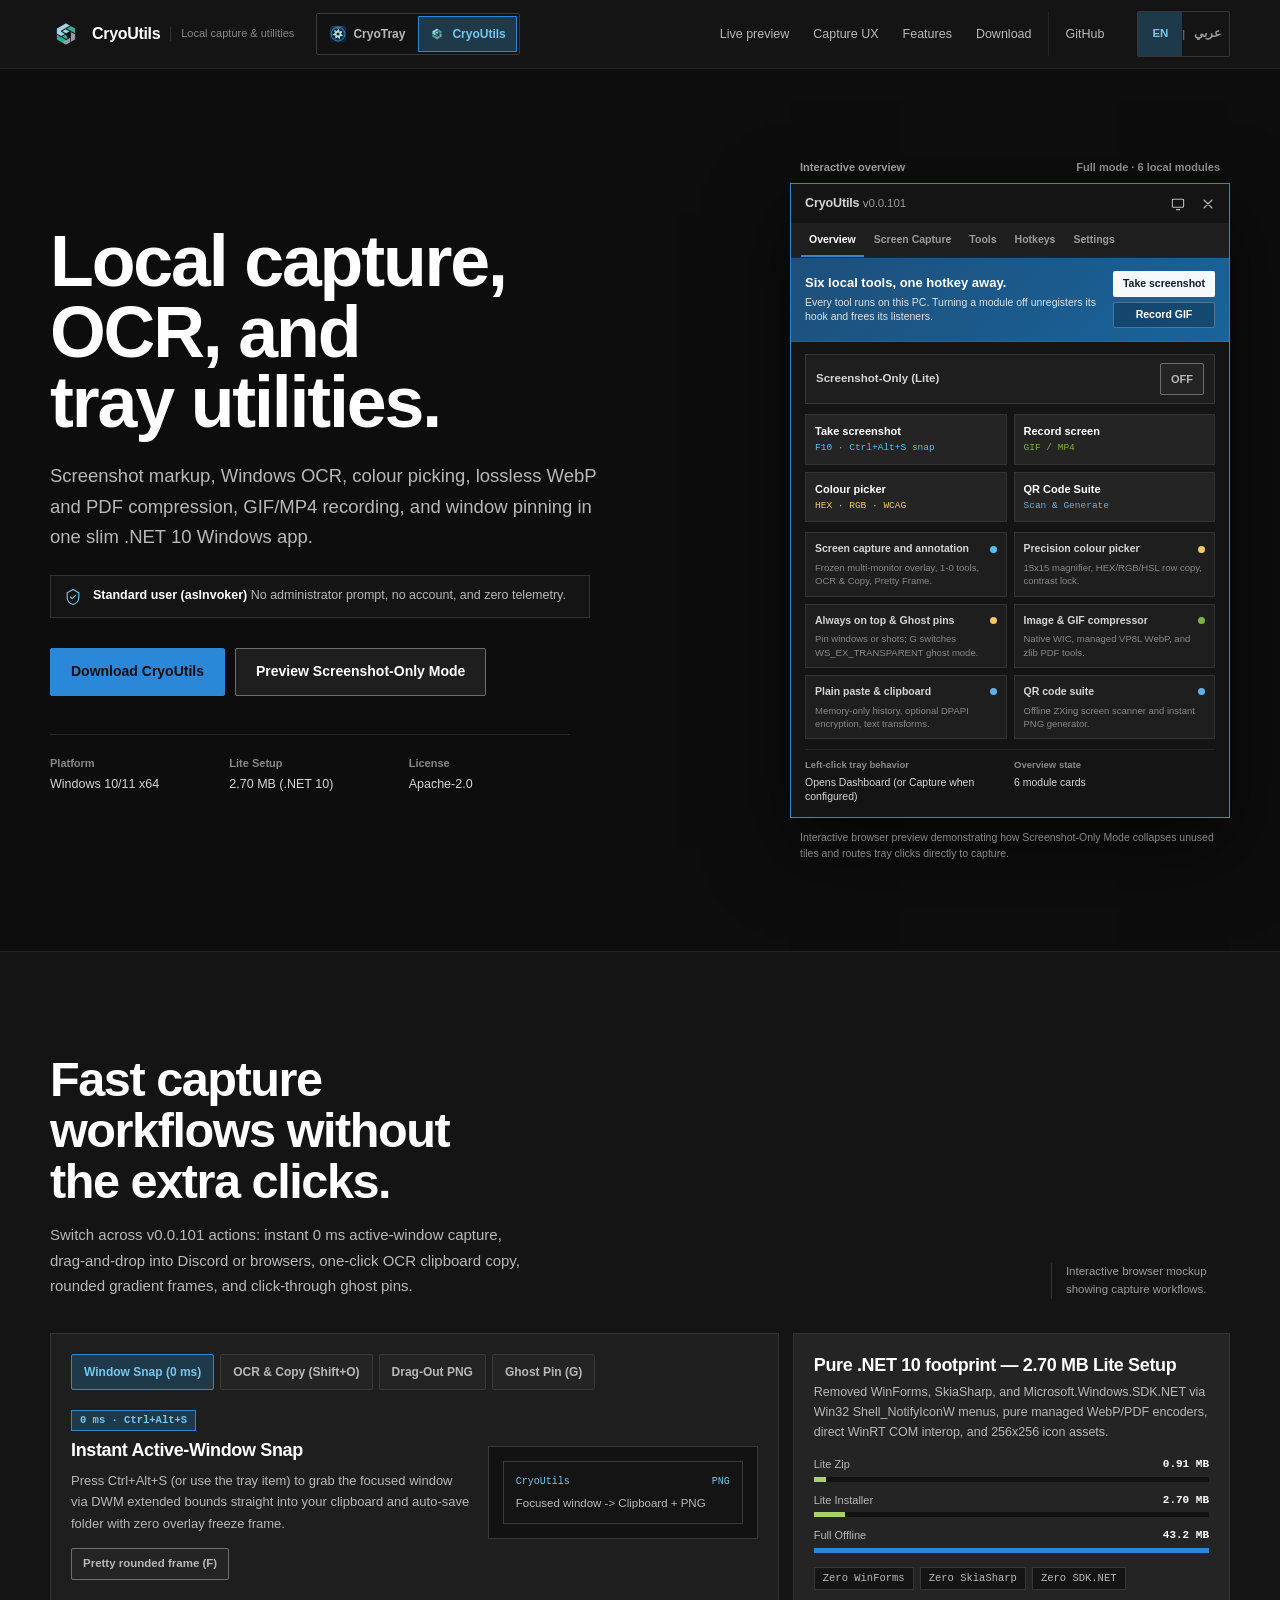
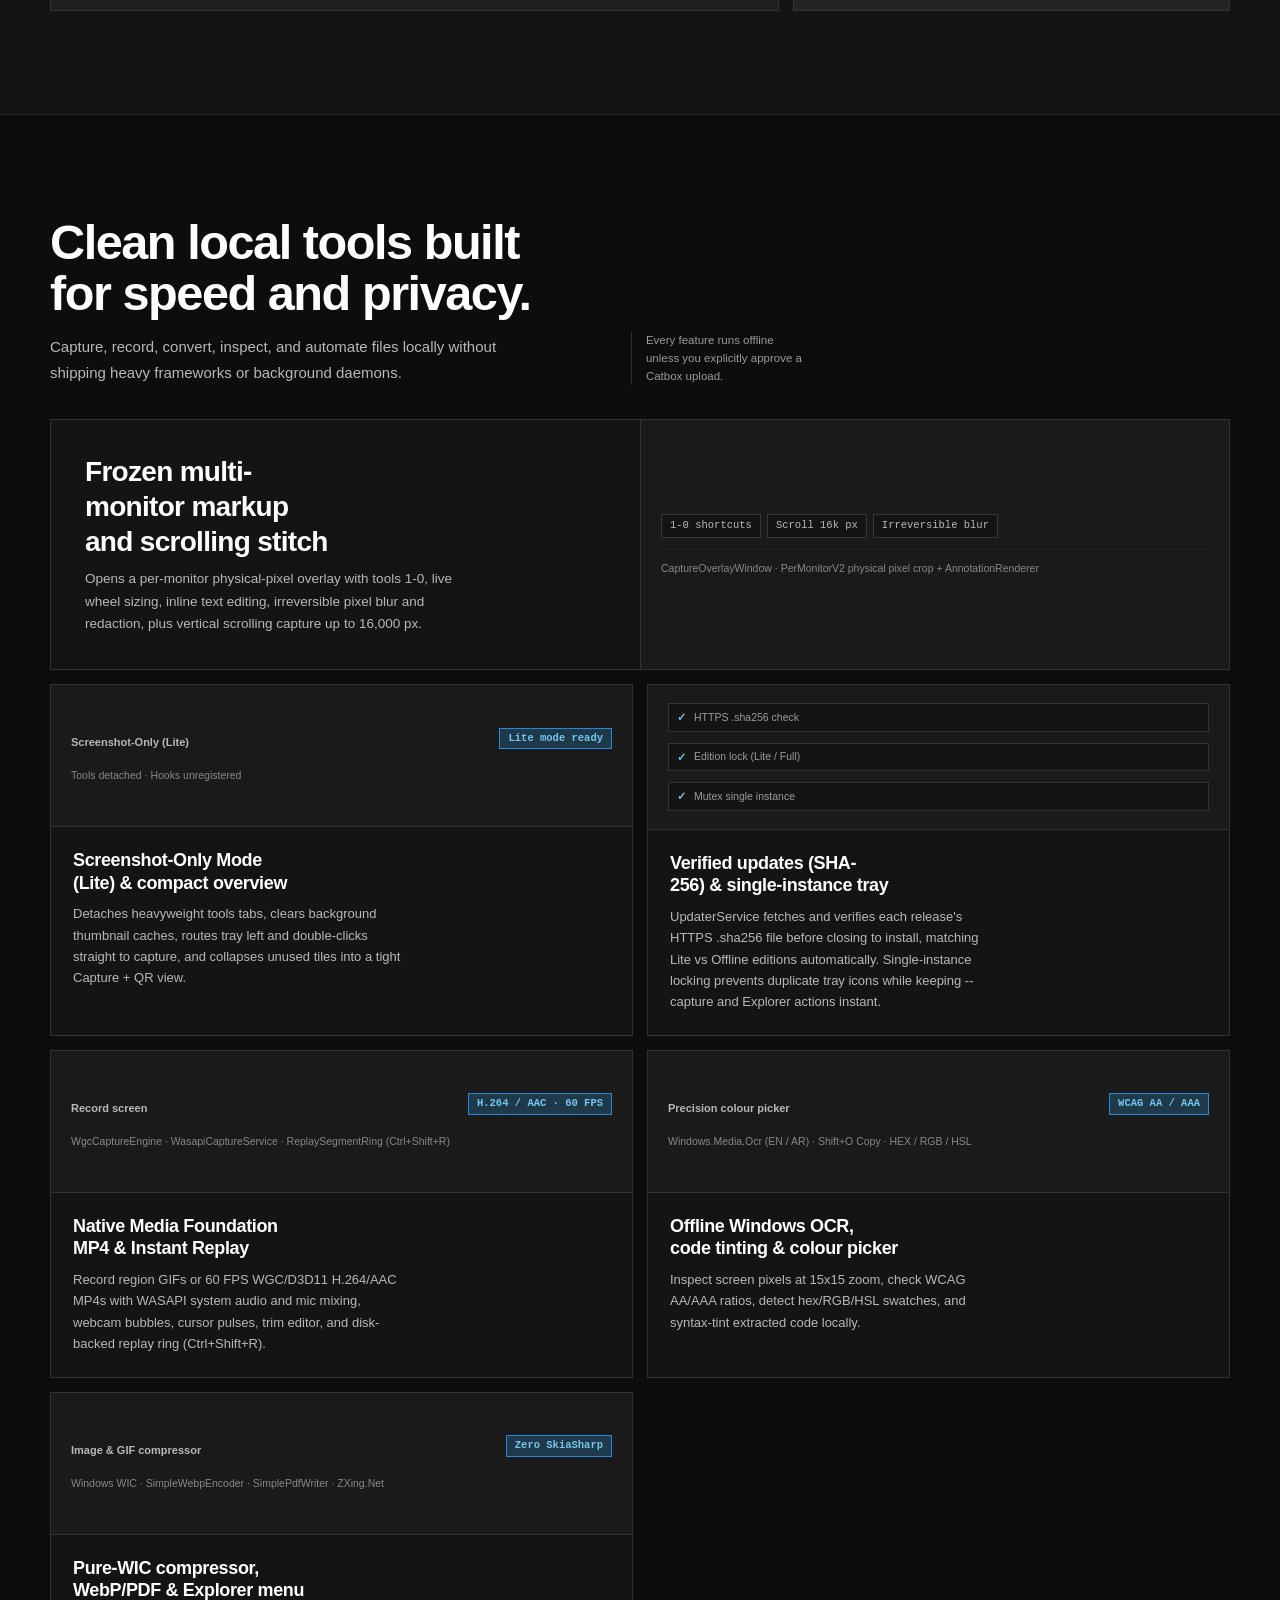
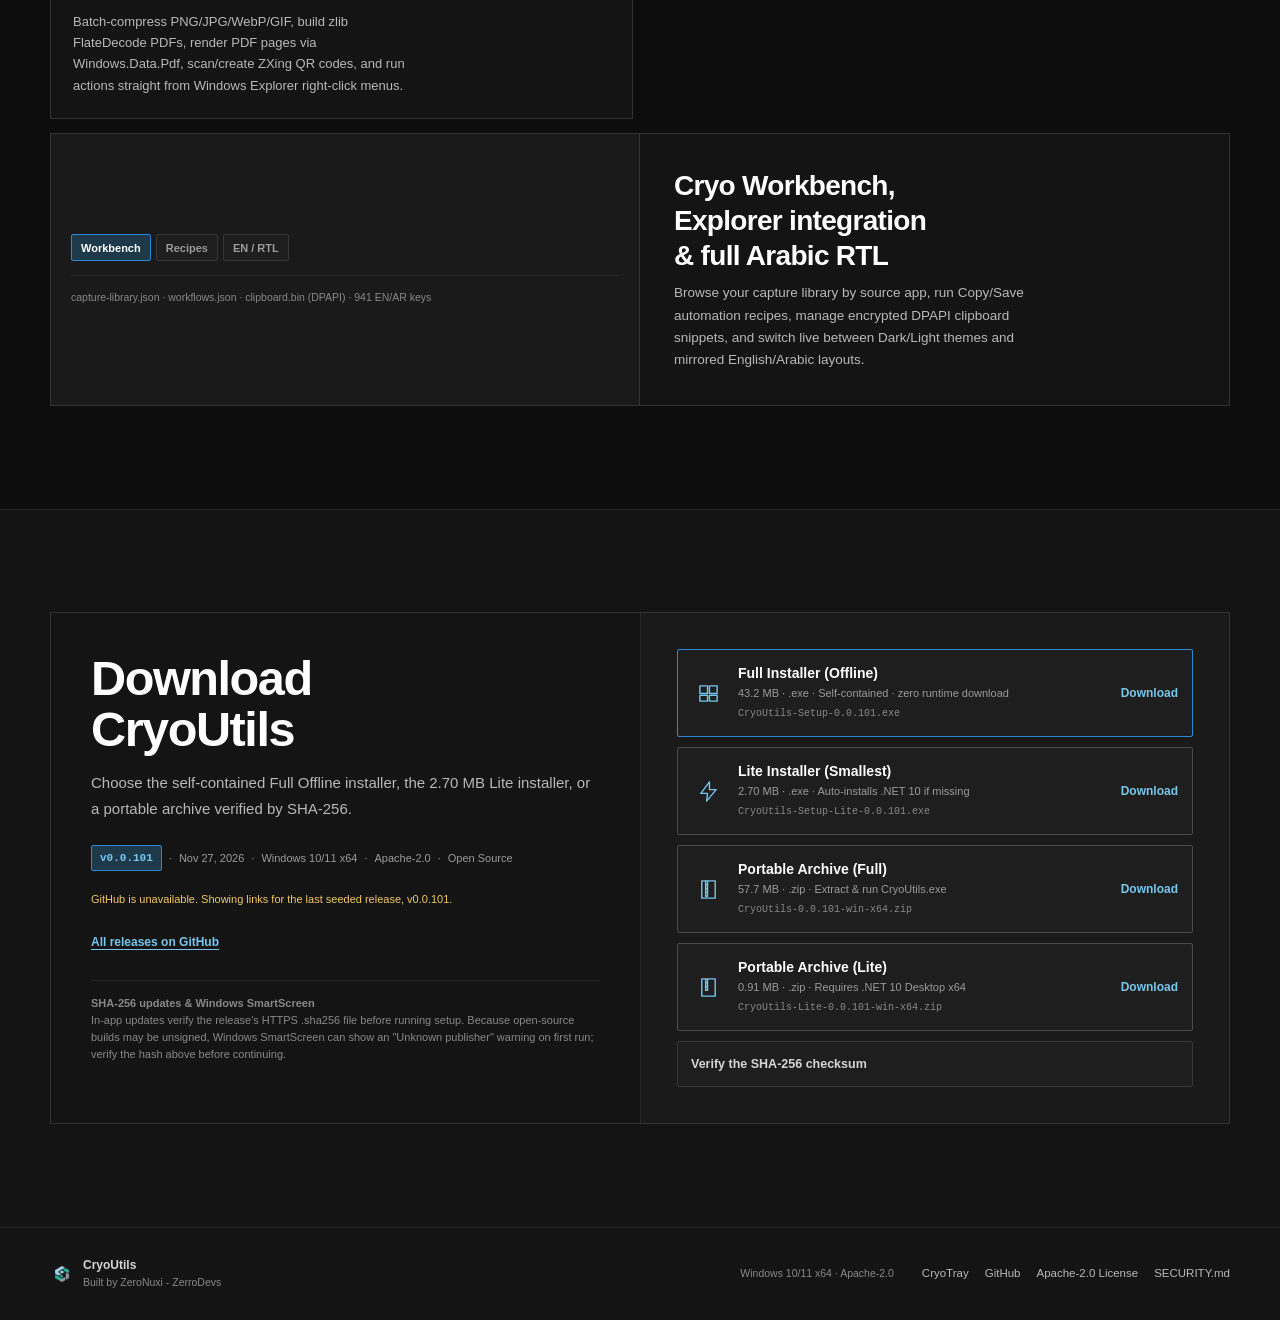
<file: docs/cryoutils.html>
<!doctype html>
<html lang="en" dir="ltr">
<head>
  <meta charset="utf-8">
  <meta name="viewport" content="width=device-width, initial-scale=1">
  <title>CryoUtils | Local capture, OCR, and Windows tray utilities</title>
  <meta id="meta-description" name="description" content="CryoUtils is a lightweight .NET 10 WPF Windows tray utility for multi-monitor screenshot annotation, instant active-window snap, Windows OCR, colour picking, compression, QR tools, GIF/MP4 recording, and window pinning.">
  <meta name="theme-color" content="#0d0d0d">
  <link rel="icon" type="image/png" href="assets/cryoutils-icon.png">
  <link rel="stylesheet" href="css/styles.css">
  <link rel="stylesheet" href="css/cryoutils.css">
  <script type="module" src="js/cryoutils.js"></script>
</head>
<body id="top">
  <a class="skip-link" href="#main" data-i18n="a11y.skip">Skip to content</a>

  <header class="site-header">
    <div class="container header-inner">
      <a class="brand" href="#top" aria-label="CryoUtils home">
        <img src="assets/cryoutils-icon.png" width="32" height="32" alt="" aria-hidden="true">
        <span class="brand-name">CryoUtils</span>
        <span class="brand-sub" data-i18n="cu.brand.sub">Local capture &amp; utilities</span>
      </a>

      <nav class="app-switch" aria-label="Cryo suite applications" data-i18n-aria="a11y.suiteNav">
        <a class="app-tab" href="index.html">
          <img src="assets/cryotray-icon.png" width="16" height="16" alt="" aria-hidden="true">
          <span>CryoTray</span>
        </a>
        <a class="app-tab is-active" href="cryoutils.html" aria-current="page">
          <img src="assets/cryoutils-icon.png" width="16" height="16" alt="" aria-hidden="true">
          <span>CryoUtils</span>
        </a>
      </nav>

      <nav class="site-nav" aria-label="Primary" data-i18n-aria="a11y.primaryNav">
        <a href="#demo" data-i18n="cu.nav.demo">Live preview</a>
        <a href="#capture-tools" data-i18n="cu.nav.tools">Capture UX</a>
        <a href="#features" data-i18n="cu.nav.features">Features</a>
        <a href="#download" data-i18n="cu.nav.download">Download</a>
        <a class="nav-github" href="https://github.com/ZerroDevs/CryoUtils" target="_blank" rel="noopener" data-i18n="nav.github">GitHub</a>
      </nav>

      <div class="lang-switch" role="group" aria-label="Language" data-i18n-aria="a11y.language">
        <button type="button" class="lang-btn is-active" data-lang="en" aria-pressed="true">EN</button>
        <span class="lang-divider" aria-hidden="true">|</span>
        <button type="button" class="lang-btn" data-lang="ar" lang="ar" aria-pressed="false">عربي</button>
      </div>
    </div>
  </header>

  <main id="main">
    <section class="hero" id="demo">
      <div class="container hero-grid">
        <div class="hero-copy">
          <h1 data-i18n="cu.hero.title">Local capture, OCR, and tray utilities.</h1>
          <p class="lede" data-i18n="cu.hero.body">Screenshot markup, Windows OCR, colour picking, lossless WebP and PDF compression, GIF/MP4 recording, and window pinning in one slim .NET 10 Windows app.</p>
          <p class="laptop-note">
            <svg viewBox="0 0 24 24" aria-hidden="true"><path d="M12 3l7 4v5c0 4.5-3 8.2-7 9-4-.8-7-4.5-7-9V7l7-4zM9 12l2 2 4-4"/></svg>
            <span><strong data-i18n="cu.hero.localTitle">Standard user (asInvoker)</strong> <span data-i18n="cu.hero.localBody">No administrator prompt, no account, and zero telemetry.</span></span>
          </p>
          <div class="hero-actions">
            <a class="btn btn-primary" href="#download" data-i18n="cu.hero.download">Download CryoUtils</a>
            <button type="button" class="btn btn-secondary" id="cu-hero-lite-btn" data-i18n="cu.hero.toggleLite">Preview Screenshot-Only Mode</button>
          </div>
          <dl class="hero-facts">
            <div>
              <dt data-i18n="cu.hero.factPlatform">Platform</dt>
              <dd>Windows 10/11 x64</dd>
            </div>
            <div>
              <dt data-i18n="cu.hero.factEngine">Lite Setup</dt>
              <dd dir="ltr">2.70 MB (.NET 10)</dd>
            </div>
            <div>
              <dt data-i18n="cu.hero.factLicense">License</dt>
              <dd>Apache-2.0</dd>
            </div>
          </dl>
        </div>

        <div class="hero-stage">
          <div class="stage-label">
            <span data-i18n="cu.preview.label">Interactive overview</span>
            <span class="stage-note" id="cu-preview-note" data-i18n="cu.preview.noteFull">Full mode · 6 local modules</span>
          </div>

          <div class="cu-window" id="cu-preview">
            <div class="app-titlebar">
              <span class="app-title"><span>CryoUtils</span> <span class="app-title-host" dir="ltr" id="cu-preview-ver">v0.0.101</span></span>
              <a class="app-window-icons" href="#download" aria-label="Download CryoUtils" data-i18n-aria="cu.hero.download">
                <span class="window-icon"><svg viewBox="0 0 20 20" aria-hidden="true"><rect x="3" y="4" width="14" height="10" rx="1"/><path d="M8 17h4"/></svg></span>
                <span class="window-icon window-icon-close"><svg viewBox="0 0 20 20" aria-hidden="true"><path d="M5 5l10 10M15 5L5 15"/></svg></span>
              </a>
            </div>

            <div class="cu-tabstrip" aria-hidden="true">
              <span class="cu-tab is-active" data-i18n="cu.preview.tabs.overview">Overview</span>
              <span class="cu-tab" data-i18n="cu.preview.tabs.capture">Screen Capture</span>
              <span class="cu-tab" data-cu-tab="tools" data-i18n="cu.preview.tabs.tools">Tools</span>
              <span class="cu-tab" data-i18n="cu.preview.tabs.hotkeys">Hotkeys</span>
              <span class="cu-tab" data-i18n="cu.preview.tabs.settings">Settings</span>
            </div>

            <div class="cu-hero-banner">
              <div class="cu-hero-banner-copy">
                <strong id="cu-banner-title" data-i18n="cu.preview.bannerFullTitle">Six local tools, one hotkey away.</strong>
                <span id="cu-banner-body" data-i18n="cu.preview.bannerFullBody">Every tool runs on this PC. Turning a module off unregisters its hook and frees its listeners.</span>
              </div>
              <div class="cu-hero-banner-actions">
                <span class="cu-mini-btn" data-i18n="cu.preview.btnSnap">Take screenshot</span>
                <span class="cu-mini-btn is-ghost" data-cu-optional="true" data-i18n="cu.preview.btnRecord">Record GIF</span>
              </div>
            </div>

            <div class="cu-window-body">
              <div class="cu-mode-row">
                <span class="cu-mode-title" data-i18n="cu.preview.modeLabel">Screenshot-Only (Lite)</span>
                <button type="button" class="cu-mode-toggle" id="cu-lite-switch" role="switch" aria-checked="false">
                  <span id="cu-lite-state" data-i18n="cu.preview.modeOff">OFF</span>
                </button>
              </div>

              <div class="cu-quick-grid">
                <div class="cu-quick-tile is-capture">
                  <strong data-i18n="cu.preview.tileSnap">Take screenshot</strong>
                  <span dir="ltr" data-i18n="cu.preview.tileSnapSub">F10 · Ctrl+Alt+S snap</span>
                </div>
                <div class="cu-quick-tile is-media" data-cu-optional="true">
                  <strong data-i18n="cu.preview.tileRecord">Record screen</strong>
                  <span dir="ltr" data-i18n="cu.preview.tileRecordSub">GIF / MP4</span>
                </div>
                <div class="cu-quick-tile is-color" data-cu-optional="true">
                  <strong data-i18n="cu.preview.tileColor">Colour picker</strong>
                  <span dir="ltr" data-i18n="cu.preview.tileColorSub">HEX · RGB · WCAG</span>
                </div>
                <div class="cu-quick-tile is-utility">
                  <strong data-i18n="cu.preview.tileQr">QR Code Suite</strong>
                  <span data-i18n="cu.preview.tileQrSub">Scan &amp; Generate</span>
                </div>
              </div>

              <div class="cu-module-grid">
                <div class="cu-module-card">
                  <div class="cu-module-head"><span class="cu-module-name" data-i18n="cu.preview.modCapture">Screen capture and annotation</span><i class="cu-dot is-capture"></i></div>
                  <p data-i18n="cu.preview.modCaptureDesc">Frozen multi-monitor overlay, 1-0 tools, OCR &amp; Copy, Pretty Frame.</p>
                </div>
                <div class="cu-module-card" data-cu-optional="true">
                  <div class="cu-module-head"><span class="cu-module-name" data-i18n="cu.preview.modColor">Precision colour picker</span><i class="cu-dot is-color"></i></div>
                  <p data-i18n="cu.preview.modColorDesc">15x15 magnifier, HEX/RGB/HSL row copy, contrast lock.</p>
                </div>
                <div class="cu-module-card" data-cu-optional="true">
                  <div class="cu-module-head"><span class="cu-module-name" data-i18n="cu.preview.modPin">Always on top &amp; Ghost pins</span><i class="cu-dot is-color"></i></div>
                  <p data-i18n="cu.preview.modPinDesc">Pin windows or shots; G switches WS_EX_TRANSPARENT ghost mode.</p>
                </div>
                <div class="cu-module-card" data-cu-optional="true">
                  <div class="cu-module-head"><span class="cu-module-name" data-i18n="cu.preview.modCompress">Image &amp; GIF compressor</span><i class="cu-dot is-media"></i></div>
                  <p data-i18n="cu.preview.modCompressDesc">Native WIC, managed VP8L WebP, and zlib PDF tools.</p>
                </div>
                <div class="cu-module-card" data-cu-optional="true">
                  <div class="cu-module-head"><span class="cu-module-name" data-i18n="cu.preview.modClip">Plain paste &amp; clipboard</span><i class="cu-dot is-utility"></i></div>
                  <p data-i18n="cu.preview.modClipDesc">Memory-only history, optional DPAPI encryption, text transforms.</p>
                </div>
                <div class="cu-module-card">
                  <div class="cu-module-head"><span class="cu-module-name" data-i18n="cu.preview.modQr">QR code suite</span><i class="cu-dot is-utility"></i></div>
                  <p data-i18n="cu.preview.modQrDesc">Offline ZXing screen scanner and instant PNG generator.</p>
                </div>
              </div>

              <dl class="cu-status-strip">
                <div class="cu-status-cell">
                  <dt data-i18n="cu.preview.trayTitle">Left-click tray behavior</dt>
                  <dd id="cu-tray-readout" data-i18n="cu.preview.trayFull">Opens Dashboard (or Capture when configured)</dd>
                </div>
                <div class="cu-status-cell">
                  <dt data-i18n="cu.preview.overviewState">Overview state</dt>
                  <dd id="cu-state-readout" data-i18n="cu.preview.stateFull">6 module cards</dd>
                </div>
              </dl>
            </div>
          </div>

          <p class="preview-footnote" data-i18n="cu.preview.footnote">Interactive browser preview demonstrating how Screenshot-Only Mode collapses unused tiles and routes tray clicks directly to capture.</p>
        </div>
      </div>
    </section>

    <section class="section cu-ux-section" id="capture-tools">
      <div class="container">
        <div class="section-head">
          <div>
            <h2 data-i18n="cu.ux.title">Fast capture workflows without the extra clicks.</h2>
            <p class="section-copy" data-i18n="cu.ux.body">Switch across v0.0.101 actions: instant 0 ms active-window capture, drag-and-drop into Discord or browsers, one-click OCR clipboard copy, rounded gradient frames, and click-through ghost pins.</p>
          </div>
          <p class="simulation-note" data-i18n="cu.ux.note">Interactive browser mockup showing capture workflows.</p>
        </div>

        <div class="cu-sandbox">
          <div class="cu-sandbox-card">
            <div class="cu-ux-tabs" role="tablist">
              <button type="button" class="cu-ux-tab is-active" data-cu-ux="snap" data-i18n="cu.ux.tabSnap">Window Snap (0 ms)</button>
              <button type="button" class="cu-ux-tab" data-cu-ux="ocr" data-i18n="cu.ux.tabOcr">OCR &amp; Copy (Shift+O)</button>
              <button type="button" class="cu-ux-tab" data-cu-ux="drag" data-i18n="cu.ux.tabDrag">Drag-Out PNG</button>
              <button type="button" class="cu-ux-tab" data-cu-ux="ghost" data-i18n="cu.ux.tabGhost">Ghost Pin (G)</button>
            </div>

            <div class="cu-ux-detail">
              <div class="cu-ux-copy">
                <span class="cu-ux-badge" dir="ltr" id="cu-ux-badge">0 ms · Ctrl+Alt+S</span>
                <h3 id="cu-ux-heading">Instant Active-Window Snap</h3>
                <p id="cu-ux-desc">Press Ctrl+Alt+S (or use the tray item) to grab the focused window via DWM extended bounds straight into your clipboard and auto-save folder with zero overlay freeze frame.</p>
                <button type="button" class="cu-frame-switch" id="cu-frame-btn" aria-pressed="false" data-i18n="cu.ux.frameToggle">Pretty rounded frame (F)</button>
              </div>

              <div class="cu-shot-stage" id="cu-shot-stage">
                <div class="cu-shot-card" id="cu-shot-card">
                  <div class="cu-shot-bar">
                    <span>CryoUtils</span>
                    <span id="cu-shot-tag" dir="ltr">PNG</span>
                  </div>
                  <p class="cu-shot-caption" id="cu-shot-caption">Focused window -&gt; Clipboard + PNG</p>
                </div>
              </div>
            </div>
          </div>

          <aside class="cu-footprint-card">
            <div>
              <h3 data-i18n="cu.ux.liteCardTitle">Pure .NET 10 footprint — 2.70 MB Lite Setup</h3>
              <p data-i18n="cu.ux.liteCardBody">Removed WinForms, SkiaSharp, and Microsoft.Windows.SDK.NET via Win32 Shell_NotifyIconW menus, pure managed WebP/PDF encoders, direct WinRT COM interop, and 256x256 icon assets.</p>
            </div>

            <div class="cu-bars">
              <div class="cu-bar-item">
                <div class="cu-bar-head"><span data-i18n="cu.ux.editionZip">Lite Zip</span><strong dir="ltr">0.91 MB</strong></div>
                <div class="cu-bar-track"><div class="cu-bar-fill is-lite" style="width: 3%;"></div></div>
              </div>
              <div class="cu-bar-item">
                <div class="cu-bar-head"><span data-i18n="cu.ux.editionLite">Lite Installer</span><strong dir="ltr">2.70 MB</strong></div>
                <div class="cu-bar-track"><div class="cu-bar-fill is-lite" style="width: 8%;"></div></div>
              </div>
              <div class="cu-bar-item">
                <div class="cu-bar-head"><span data-i18n="cu.ux.editionFull">Full Offline</span><strong dir="ltr">43.2 MB</strong></div>
                <div class="cu-bar-track"><div class="cu-bar-fill" style="width: 100%;"></div></div>
              </div>
            </div>

            <div class="cu-tag-row">
              <span class="cu-tag" dir="ltr">Zero WinForms</span>
              <span class="cu-tag" dir="ltr">Zero SkiaSharp</span>
              <span class="cu-tag" dir="ltr">Zero SDK.NET</span>
            </div>
          </aside>
        </div>
      </div>
    </section>

    <section class="section features-section" id="features">
      <div class="container">
        <div class="section-head features-head">
          <div>
            <h2 data-i18n="cu.features.title">Clean local tools built for speed and privacy.</h2>
            <p class="section-copy" data-i18n="cu.features.body">Capture, record, convert, inspect, and automate files locally without shipping heavy frameworks or background daemons.</p>
          </div>
          <p class="simulation-note" data-i18n="cu.features.note">Every feature runs offline unless you explicitly approve a Catbox upload.</p>
        </div>

        <div class="feature-grid">
          <article class="feature-card feature-wide">
            <div class="feature-copy">
              <h3 data-i18n="cu.features.c1Title">Frozen multi-monitor markup and scrolling stitch</h3>
              <p data-i18n="cu.features.c1Body">Opens a per-monitor physical-pixel overlay with tools 1-0, live wheel sizing, inline text editing, irreversible pixel blur and redaction, plus vertical scrolling capture up to 16,000 px.</p>
            </div>
            <div class="feature-visual" aria-hidden="true">
              <div class="cu-tag-row">
                <span class="cu-tag" data-i18n="cu.features.c1Tag1">1-0 shortcuts</span>
                <span class="cu-tag" data-i18n="cu.features.c1Tag2">Scroll 16k px</span>
                <span class="cu-tag" data-i18n="cu.features.c1Tag3">Irreversible blur</span>
              </div>
              <div class="visual-rule"></div>
              <p class="visual-caption" dir="ltr">CaptureOverlayWindow · PerMonitorV2 physical pixel crop + AnnotationRenderer</p>
            </div>
          </article>

          <article class="feature-card">
            <div class="feature-visual" aria-hidden="true">
              <div class="visual-top"><span data-i18n="cu.preview.modeLabel">Screenshot-Only (Lite)</span><span class="cu-ux-badge" data-i18n="cu.features.c2Badge">Lite mode ready</span></div>
              <p class="visual-caption" data-i18n="cu.features.c2Metric">Tools detached · Hooks unregistered</p>
            </div>
            <div class="feature-copy">
              <h3 data-i18n="cu.features.c2Title">Screenshot-Only Mode (Lite) &amp; compact overview</h3>
              <p data-i18n="cu.features.c2Body">Detaches heavyweight tools tabs, clears background thumbnail caches, routes tray left and double-clicks straight to capture, and collapses unused tiles into a tight Capture + QR view.</p>
            </div>
          </article>

          <article class="feature-card">
            <div class="feature-visual" aria-hidden="true">
              <div class="diag-check"><span class="diag-glyph">✓</span><span data-i18n="cu.features.c3Row1">HTTPS .sha256 check</span></div>
              <div class="diag-check"><span class="diag-glyph">✓</span><span data-i18n="cu.features.c3Row2">Edition lock (Lite / Full)</span></div>
              <div class="diag-check"><span class="diag-glyph">✓</span><span data-i18n="cu.features.c3Row3">Mutex single instance</span></div>
            </div>
            <div class="feature-copy">
              <h3 data-i18n="cu.features.c3Title">Verified updates (SHA-256) &amp; single-instance tray</h3>
              <p data-i18n="cu.features.c3Body">UpdaterService fetches and verifies each release's HTTPS .sha256 file before closing to install, matching Lite vs Offline editions automatically. Single-instance locking prevents duplicate tray icons while keeping --capture and Explorer actions instant.</p>
            </div>
          </article>

          <article class="feature-card">
            <div class="feature-visual" aria-hidden="true">
              <div class="visual-top"><span data-i18n="cu.preview.tileRecord">Record screen</span><span class="cu-ux-badge" dir="ltr" data-i18n="cu.features.c4Badge">H.264 / AAC · 60 FPS</span></div>
              <p class="visual-caption" dir="ltr">WgcCaptureEngine · WasapiCaptureService · ReplaySegmentRing (Ctrl+Shift+R)</p>
            </div>
            <div class="feature-copy">
              <h3 data-i18n="cu.features.c4Title">Native Media Foundation MP4 &amp; Instant Replay</h3>
              <p data-i18n="cu.features.c4Body">Record region GIFs or 60 FPS WGC/D3D11 H.264/AAC MP4s with WASAPI system audio and mic mixing, webcam bubbles, cursor pulses, trim editor, and disk-backed replay ring (Ctrl+Shift+R).</p>
            </div>
          </article>

          <article class="feature-card">
            <div class="feature-visual" aria-hidden="true">
              <div class="visual-top"><span data-i18n="cu.preview.modColor">Precision colour picker</span><span class="cu-ux-badge" dir="ltr" data-i18n="cu.features.c5Badge">WCAG AA / AAA</span></div>
              <p class="visual-caption" dir="ltr">Windows.Media.Ocr (EN / AR) · Shift+O Copy · HEX / RGB / HSL</p>
            </div>
            <div class="feature-copy">
              <h3 data-i18n="cu.features.c5Title">Offline Windows OCR, code tinting &amp; colour picker</h3>
              <p data-i18n="cu.features.c5Body">Inspect screen pixels at 15x15 zoom, check WCAG AA/AAA ratios, detect hex/RGB/HSL swatches, and syntax-tint extracted code locally.</p>
            </div>
          </article>

          <article class="feature-card">
            <div class="feature-visual" aria-hidden="true">
              <div class="visual-top"><span data-i18n="cu.preview.modCompress">Image &amp; GIF compressor</span><span class="cu-ux-badge" data-i18n="cu.features.c6Badge">Zero SkiaSharp</span></div>
              <p class="visual-caption" dir="ltr">Windows WIC · SimpleWebpEncoder · SimplePdfWriter · ZXing.Net</p>
            </div>
            <div class="feature-copy">
              <h3 data-i18n="cu.features.c6Title">Pure-WIC compressor, WebP/PDF &amp; Explorer menu</h3>
              <p data-i18n="cu.features.c6Body">Batch-compress PNG/JPG/WebP/GIF, build zlib FlateDecode PDFs, render PDF pages via Windows.Data.Pdf, scan/create ZXing QR codes, and run actions straight from Windows Explorer right-click menus.</p>
            </div>
          </article>

          <article class="feature-card feature-wide feature-wide-last">
            <div class="feature-copy">
              <h3 data-i18n="cu.features.c7Title">Cryo Workbench, Explorer integration &amp; full Arabic RTL</h3>
              <p data-i18n="cu.features.c7Body">Browse your capture library by source app, run Copy/Save automation recipes, manage encrypted DPAPI clipboard snippets, and switch live between Dark/Light themes and mirrored English/Arabic layouts.</p>
            </div>
            <div class="feature-visual language-visual" aria-hidden="true">
              <div class="pause-options">
                <span class="is-selected" data-i18n="cu.features.c7Opt1">Workbench</span>
                <span data-i18n="cu.features.c7Opt2">Recipes</span>
                <span data-i18n="cu.features.c7Opt3">EN / RTL</span>
              </div>
              <div class="visual-rule"></div>
              <p class="visual-caption" dir="ltr">capture-library.json · workflows.json · clipboard.bin (DPAPI) · 941 EN/AR keys</p>
            </div>
          </article>
        </div>
      </div>
    </section>

    <section class="section download-section" id="download">
      <div class="container">
        <div class="download-panel">
          <div class="download-intro">
            <h2 data-i18n="cu.dl.title">Download CryoUtils</h2>
            <p class="section-copy" data-i18n="cu.dl.body">Choose the self-contained Full Offline installer, the 2.70 MB Lite installer, or a portable archive verified by SHA-256.</p>

            <div class="release-meta">
              <span class="release-version" id="cu-release-version" dir="ltr">v0.0.101</span>
              <span class="meta-separator" aria-hidden="true">·</span>
              <time id="cu-release-date" datetime="2026-11-27T14:00:00Z">Nov 27, 2026</time>
              <span class="meta-separator" aria-hidden="true">·</span>
              <span>Windows 10/11 x64</span>
              <span class="meta-separator" aria-hidden="true">·</span>
              <span>Apache-2.0</span>
              <span class="meta-separator" aria-hidden="true">·</span>
              <span data-i18n="release.openSource">Open Source</span>
            </div>

            <p class="release-status" id="cu-release-status" role="status" aria-live="polite" data-i18n="cu.dl.statusLoading">Checking the latest release on GitHub.</p>
            <noscript>
              <p class="release-status is-fallback" data-i18n="cu.dl.noscript">JavaScript is off. Links point to CryoUtils v0.0.101.</p>
            </noscript>

            <a class="text-link releases-link" href="https://github.com/ZerroDevs/CryoUtils/releases" target="_blank" rel="noopener" data-i18n="release.allReleases">All releases on GitHub</a>

            <div class="cu-smartscreen-note">
              <strong data-i18n="cu.dl.smartTitle">SHA-256 updates &amp; Windows SmartScreen</strong>
              <p data-i18n="cu.dl.smartBody">In-app updates verify the release's HTTPS .sha256 file before running setup. Because open-source builds may be unsigned, Windows SmartScreen can show an "Unknown publisher" warning on first run; verify the hash above before continuing.</p>
            </div>
          </div>

          <div class="download-actions">
            <a class="download-option is-primary" id="cu-download-setup" href="https://github.com/ZerroDevs/CryoUtils/releases/download/v0.0.101/CryoUtils-Setup-0.0.101.exe" target="_blank" rel="noopener">
              <span class="download-icon" aria-hidden="true"><svg viewBox="0 0 24 24"><path d="M3 4h8v8H3zM13 4h8v8h-8zM3 14h8v6H3zM13 14h8v6h-8z"/></svg></span>
              <span class="download-copy">
                <strong data-i18n="cu.dl.setupFull">Full Installer (Offline)</strong>
                <span class="download-meta"><bdi id="cu-setup-size" dir="ltr">43.2 MB</bdi> <span aria-hidden="true">·</span> <span>.exe</span> <span aria-hidden="true">·</span> <span data-i18n="cu.dl.setupFullNote">Self-contained · zero runtime download</span></span>
                <code class="file-name" id="cu-setup-filename" dir="ltr">CryoUtils-Setup-0.0.101.exe</code>
              </span>
              <span class="download-action" data-i18n="release.download">Download</span>
            </a>

            <a class="download-option" id="cu-download-lite" href="https://github.com/ZerroDevs/CryoUtils/releases/download/v0.0.101/CryoUtils-Setup-Lite-0.0.101.exe" target="_blank" rel="noopener">
              <span class="download-icon" aria-hidden="true"><svg viewBox="0 0 24 24"><path d="M13 2L4 14h7l-1 8 10-12h-7z"/></svg></span>
              <span class="download-copy">
                <strong data-i18n="cu.dl.setupLite">Lite Installer (Smallest)</strong>
                <span class="download-meta"><bdi id="cu-lite-size" dir="ltr">2.70 MB</bdi> <span aria-hidden="true">·</span> <span>.exe</span> <span aria-hidden="true">·</span> <span data-i18n="cu.dl.setupLiteNote">Auto-installs .NET 10 if missing</span></span>
                <code class="file-name" id="cu-lite-filename" dir="ltr">CryoUtils-Setup-Lite-0.0.101.exe</code>
              </span>
              <span class="download-action" data-i18n="release.download">Download</span>
            </a>

            <a class="download-option" id="cu-download-zip" href="https://github.com/ZerroDevs/CryoUtils/releases/download/v0.0.101/CryoUtils-0.0.101-win-x64.zip" target="_blank" rel="noopener">
              <span class="download-icon" aria-hidden="true"><svg viewBox="0 0 24 24"><path d="M5 3h14v18H5zM9 3v4h2V3M9 7v4h2V7M9 11v4h2v-4M9 15v4h2v-4M8 21h8"/></svg></span>
              <span class="download-copy">
                <strong data-i18n="cu.dl.zipFull">Portable Archive (Full)</strong>
                <span class="download-meta"><bdi id="cu-zip-size" dir="ltr">57.7 MB</bdi> <span aria-hidden="true">·</span> <span>.zip</span> <span aria-hidden="true">·</span> <span data-i18n="cu.dl.zipFullNote">Extract &amp; run CryoUtils.exe</span></span>
                <code class="file-name" id="cu-zip-filename" dir="ltr">CryoUtils-0.0.101-win-x64.zip</code>
              </span>
              <span class="download-action" data-i18n="release.download">Download</span>
            </a>

            <a class="download-option" id="cu-download-lite-zip" href="https://github.com/ZerroDevs/CryoUtils/releases/download/v0.0.101/CryoUtils-Lite-0.0.101-win-x64.zip" target="_blank" rel="noopener">
              <span class="download-icon" aria-hidden="true"><svg viewBox="0 0 24 24"><path d="M5 3h14v18H5zM9 3v4h2V3M9 7v4h2V7M9 11v4h2v-4M8 21h8"/></svg></span>
              <span class="download-copy">
                <strong data-i18n="cu.dl.zipLite">Portable Archive (Lite)</strong>
                <span class="download-meta"><bdi id="cu-lite-zip-size" dir="ltr">0.91 MB</bdi> <span aria-hidden="true">·</span> <span>.zip</span> <span aria-hidden="true">·</span> <span data-i18n="cu.dl.zipLiteNote">Requires .NET 10 Desktop x64</span></span>
                <code class="file-name" id="cu-lite-zip-filename" dir="ltr">CryoUtils-Lite-0.0.101-win-x64.zip</code>
              </span>
              <span class="download-action" data-i18n="release.download">Download</span>
            </a>

            <details class="checksum">
              <summary data-i18n="release.verifySummary">Verify the SHA-256 checksum</summary>
              <div class="checksum-body">
                <p data-i18n="release.verifyBody">Download the matching .sha256 file, then run this in PowerShell and compare both hash values.</p>
                <pre><code id="cu-checksum-command" dir="ltr">Get-FileHash .\CryoUtils-Setup-0.0.101.exe -Algorithm SHA256</code></pre>
                <div class="checksum-actions">
                  <button class="btn btn-quiet" id="cu-copy-checksum" type="button" data-i18n="release.copy">Copy command</button>
                  <a class="text-link" id="cu-setup-sha" href="https://github.com/ZerroDevs/CryoUtils/releases/download/v0.0.101/CryoUtils-Setup-0.0.101.exe.sha256" target="_blank" rel="noopener" data-i18n="release.installerHash">Offline hash file</a>
                  <a class="text-link" id="cu-lite-sha" href="https://github.com/ZerroDevs/CryoUtils/releases/download/v0.0.101/CryoUtils-Setup-Lite-0.0.101.exe.sha256" target="_blank" rel="noopener" data-i18n="cu.dl.hashLite">Lite installer hash</a>
                  <a class="text-link" id="cu-zip-sha" href="https://github.com/ZerroDevs/CryoUtils/releases/download/v0.0.101/CryoUtils-0.0.101-win-x64.zip.sha256" target="_blank" rel="noopener" data-i18n="cu.dl.hashZipFull">Full zip hash</a>
                  <a class="text-link" id="cu-lite-zip-sha" href="https://github.com/ZerroDevs/CryoUtils/releases/download/v0.0.101/CryoUtils-Lite-0.0.101-win-x64.zip.sha256" target="_blank" rel="noopener" data-i18n="cu.dl.hashZipLite">Lite zip hash</a>
                </div>
                <p class="copy-status" id="cu-copy-status" role="status" aria-live="polite"></p>
              </div>
            </details>
          </div>
        </div>
      </div>
    </section>
  </main>

  <footer class="site-footer">
    <div class="container footer-inner">
      <div class="footer-brand">
        <img src="assets/cryoutils-icon.png" width="24" height="24" alt="" aria-hidden="true">
        <div>
          <span class="footer-name">CryoUtils</span>
          <span class="footer-credit" data-i18n="footer.credit">Built by ZeroNuxi - ZerroDevs</span>
        </div>
      </div>
      <p class="footer-meta">Windows 10/11 x64 <span aria-hidden="true">·</span> Apache-2.0</p>
      <nav class="footer-links" aria-label="Project links" data-i18n-aria="a11y.footerNav">
        <a href="index.html" data-i18n="footer.cryotray">CryoTray</a>
        <a href="https://github.com/ZerroDevs/CryoUtils" target="_blank" rel="noopener">GitHub</a>
        <a href="https://github.com/ZerroDevs/CryoUtils/blob/main/LICENSE" target="_blank" rel="noopener" data-i18n="footer.license">Apache-2.0 License</a>
        <a href="https://github.com/ZerroDevs/CryoUtils/blob/main/SECURITY.md" target="_blank" rel="noopener">SECURITY.md</a>
      </nav>
    </div>
  </footer>
</body>
</html>
</file>
<file: docs/css/styles.css>
/* Stylesheet entry point. Imports follow the original cascade order. */
@import url("base.css");
@import url("header.css");
@import url("shared.css");
@import url("hero.css");
@import url("app-preview.css");
@import url("app-preview-responsive.css");
@import url("sections.css");
@import url("stress.css");
@import url("download.css");
@import url("features.css");
@import url("not-found.css");
@import url("footer.css");
@import url("rtl.css");
@import url("responsive.css");
</file>
<file: docs/css/cryoutils.css>
/* CryoUtils page styles, extending shared Cryo-Family tokens without altering CryoTray styles. */

.cu-window {
  --frame: var(--on);
  width: min(100%, 444px);
  margin-inline: auto;
  border: 1px solid var(--frame);
  background: var(--surface);
  box-shadow: 0 30px 74px rgba(0, 0, 0, 0.56);
}

.cu-hero-banner {
  display: flex;
  align-items: center;
  justify-content: space-between;
  gap: 10px;
  padding: 13px 14px;
  background: linear-gradient(135deg, #1e4f7a 0%, #18649c 100%);
  border-block-end: 1px solid rgba(255, 255, 255, 0.08);
}

.cu-hero-banner-copy {
  min-width: 0;
}

.cu-hero-banner-copy strong {
  display: block;
  color: #ffffff;
  font-size: 13px;
  font-weight: 650;
  line-height: 1.3;
}

.cu-hero-banner-copy span {
  display: block;
  margin-block-start: 3px;
  color: rgba(255, 255, 255, 0.84);
  font-size: 10.5px;
  line-height: 1.4;
}

.cu-hero-banner-actions {
  display: flex;
  flex-direction: column;
  gap: 5px;
  flex: none;
}

.cu-mini-btn {
  display: inline-flex;
  align-items: center;
  justify-content: center;
  min-height: 26px;
  padding: 0 9px;
  border: 1px solid rgba(255, 255, 255, 0.25);
  border-radius: 2px;
  background: rgba(255, 255, 255, 0.96);
  color: #0d1b28;
  font-size: 10.5px;
  font-weight: 650;
  white-space: nowrap;
  cursor: pointer;
}

.cu-mini-btn.is-ghost {
  background: rgba(13, 27, 40, 0.35);
  color: #ffffff;
}

.cu-tabstrip {
  display: flex;
  align-items: center;
  gap: 2px;
  padding: 0 10px;
  border-block-end: 1px solid var(--divider);
  background: var(--surface-panel);
  overflow-x: auto;
}

.cu-tab {
  padding: 8px 8px 7px;
  border-block-end: 2px solid transparent;
  color: var(--text-tertiary);
  font-size: 10.5px;
  font-weight: 600;
  white-space: nowrap;
}

.cu-tab.is-active {
  border-block-end-color: var(--on);
  color: var(--text);
}

.cu-window.is-lite .cu-tab[data-cu-tab="tools"] {
  display: none;
}

.cu-window-body {
  display: flex;
  flex-direction: column;
  gap: 10px;
  padding: 12px 14px 14px;
}

.cu-mode-row {
  display: flex;
  align-items: center;
  justify-content: space-between;
  gap: 10px;
  padding: 8px 10px;
  border: 1px solid var(--border-strong);
  background: var(--surface-panel);
}

.cu-mode-title {
  color: var(--text-title);
  font-size: 11.5px;
  font-weight: 650;
}

.cu-mode-toggle {
  display: inline-flex;
  align-items: center;
  gap: 8px;
  border: 1px solid var(--border-control);
  border-radius: 2px;
  padding: 4px 10px;
  min-height: 32px;
  background: var(--surface-card);
  color: var(--text-secondary);
  font-size: 11px;
  font-weight: 650;
  cursor: pointer;
}

.cu-window.is-lite .cu-mode-toggle {
  border-color: var(--on);
  background: var(--on-soft);
  color: var(--on-text);
}

.cu-quick-grid {
  display: grid;
  grid-template-columns: repeat(2, minmax(0, 1fr));
  gap: 7px;
}

.cu-quick-tile {
  padding: 8px 9px;
  border: 1px solid var(--border);
  background: var(--surface-card);
  min-width: 0;
}

.cu-quick-tile strong {
  display: block;
  color: var(--text);
  font-size: 11px;
  font-weight: 650;
  white-space: nowrap;
  overflow: hidden;
  text-overflow: ellipsis;
}

.cu-quick-tile span {
  display: block;
  margin-block-start: 2px;
  color: var(--text-tertiary);
  font-family: var(--mono);
  font-size: 9.5px;
  white-space: nowrap;
  overflow: hidden;
  text-overflow: ellipsis;
}

.cu-quick-tile.is-capture span { color: var(--cpu); }
.cu-quick-tile.is-media span { color: var(--gpu); }
.cu-quick-tile.is-color span { color: var(--battery); }
.cu-quick-tile.is-utility span { color: var(--ram); }

.cu-module-grid {
  display: grid;
  grid-template-columns: repeat(2, minmax(0, 1fr));
  gap: 7px;
}

.cu-module-card {
  padding: 8px 9px;
  border: 1px solid var(--border);
  background: var(--surface-panel);
  min-width: 0;
}

.cu-module-head {
  display: flex;
  align-items: center;
  justify-content: space-between;
  gap: 6px;
}

.cu-module-name {
  color: var(--text-title);
  font-size: 10.5px;
  font-weight: 650;
  white-space: nowrap;
  overflow: hidden;
  text-overflow: ellipsis;
}

.cu-dot {
  width: 7px;
  height: 7px;
  border-radius: 50%;
  flex: none;
}

.cu-dot.is-capture { background: var(--cpu); }
.cu-dot.is-color { background: var(--battery); }
.cu-dot.is-media { background: var(--gpu); }
.cu-dot.is-utility { background: var(--ram); }

.cu-module-card p {
  margin-block-start: 4px;
  color: var(--text-muted);
  font-size: 9.5px;
  line-height: 1.4;
}

.cu-window.is-lite [data-cu-optional="true"] {
  display: none;
}

.cu-status-strip {
  display: grid;
  grid-template-columns: repeat(2, minmax(0, 1fr));
  gap: 8px;
  padding-block-start: 8px;
  border-block-start: 1px solid var(--divider);
}

.cu-status-cell dt {
  color: var(--text-muted);
  font-size: 9.5px;
  font-weight: 600;
}

.cu-status-cell dd {
  margin-block-start: 2px;
  color: var(--text-title);
  font-size: 10.5px;
  line-height: 1.35;
}

.cu-window.is-lite #cu-tray-readout {
  color: var(--on-text);
}

/* Interactive Capture UX section */
.cu-ux-section {
  background: var(--surface);
}

.cu-sandbox {
  display: grid;
  grid-template-columns: minmax(0, 1.25fr) minmax(280px, 0.75fr);
  gap: 14px;
}

.cu-sandbox-card {
  border: 1px solid var(--border);
  background: var(--surface-panel);
  padding: 20px;
  display: flex;
  flex-direction: column;
  gap: 16px;
}

.cu-ux-tabs {
  display: flex;
  flex-wrap: wrap;
  gap: 6px;
}

.cu-ux-tab {
  min-height: 36px;
  padding: 0 12px;
  border: 1px solid var(--border-strong);
  border-radius: 2px;
  background: var(--surface-card);
  color: var(--text-secondary);
  font-size: 12px;
  font-weight: 600;
  cursor: pointer;
}

.cu-ux-tab:hover {
  border-color: var(--border-control);
  color: var(--text);
}

.cu-ux-tab.is-active {
  border-color: var(--on);
  background: var(--on-soft);
  color: var(--on-text);
}

.cu-ux-detail {
  display: grid;
  grid-template-columns: minmax(0, 1fr) minmax(220px, 270px);
  gap: 18px;
  align-items: center;
}

.cu-ux-copy h3 {
  font-size: 18px;
}

.cu-ux-badge {
  display: inline-flex;
  align-items: center;
  margin-block-end: 8px;
  padding: 2px 8px;
  border: 1px solid var(--on);
  background: var(--on-soft);
  color: var(--on-text);
  font-family: var(--mono);
  font-size: 10.5px;
  font-weight: 650;
}

.cu-ux-copy p {
  margin-block-start: 8px;
  color: var(--text-secondary);
  font-size: 13px;
  line-height: 1.65;
}

.cu-frame-switch {
  display: inline-flex;
  align-items: center;
  gap: 8px;
  margin-block-start: 14px;
  padding: 6px 11px;
  border: 1px solid var(--border-control);
  border-radius: 2px;
  background: var(--surface-card);
  color: var(--text-secondary);
  font-size: 11.5px;
  font-weight: 600;
  cursor: pointer;
}

.cu-frame-switch.is-active {
  border-color: var(--on);
  background: var(--on-soft);
  color: var(--on-text);
}

.cu-shot-stage {
  border: 1px solid var(--border-strong);
  background: var(--inset);
  padding: 14px;
  transition: padding 180ms ease, background-color 180ms ease;
}

.cu-shot-stage.is-framed {
  padding: 18px;
  background: linear-gradient(135deg, #182235 0%, #0d131f 100%);
  border-color: rgba(255, 255, 255, 0.18);
}

.cu-shot-card {
  padding: 12px;
  border: 1px solid rgba(255, 255, 255, 0.16);
  background: var(--surface);
  transition: border-radius 180ms ease, box-shadow 180ms ease, opacity 180ms ease;
}

.cu-shot-stage.is-framed .cu-shot-card {
  border-radius: 10px;
  box-shadow: 0 12px 28px rgba(0, 0, 0, 0.52);
}

.cu-shot-card.is-ghost {
  opacity: 0.68;
  border-style: dashed;
  border-color: var(--on-text);
}

.cu-shot-bar {
  display: flex;
  justify-content: space-between;
  align-items: center;
  font-family: var(--mono);
  font-size: 10px;
  color: var(--on-text);
  margin-block-end: 6px;
}

.cu-shot-caption {
  color: var(--text-secondary);
  font-size: 11.5px;
  line-height: 1.45;
}

.cu-footprint-card {
  border: 1px solid var(--border);
  background: var(--surface-card);
  padding: 20px;
  display: flex;
  flex-direction: column;
  justify-content: space-between;
  gap: 14px;
}

.cu-footprint-card p {
  margin-block-start: 6px;
  color: var(--text-secondary);
  font-size: 12.5px;
  line-height: 1.6;
}

.cu-bars {
  display: flex;
  flex-direction: column;
  gap: 10px;
}

.cu-bar-item {
  display: flex;
  flex-direction: column;
  gap: 4px;
}

.cu-bar-head {
  display: flex;
  justify-content: space-between;
  font-size: 11px;
  color: var(--text-secondary);
}

.cu-bar-head strong {
  font-family: var(--mono);
  color: var(--text);
}

.cu-bar-track {
  height: 5px;
  background: var(--inset);
  overflow: hidden;
}

.cu-bar-fill {
  height: 100%;
  background: var(--on);
}

.cu-bar-fill.is-lite {
  background: var(--success);
}

.cu-tag-row {
  display: flex;
  flex-wrap: wrap;
  gap: 6px;
}

.cu-tag {
  padding: 3px 8px;
  border: 1px solid var(--border-strong);
  background: var(--surface);
  color: var(--text-secondary);
  font-family: var(--mono);
  font-size: 10.5px;
}

.cu-smartscreen-note {
  margin-block-start: 16px;
  padding-block-start: 14px;
  border-block-start: 1px solid var(--divider);
  color: var(--text-muted);
  font-size: 11px;
  line-height: 1.55;
}

@media (max-width: 900px) {
  .cu-sandbox,
  .cu-ux-detail {
    grid-template-columns: minmax(0, 1fr);
  }
}

@media (max-width: 520px) {
  .cu-quick-grid,
  .cu-module-grid,
  .cu-status-strip {
    grid-template-columns: minmax(0, 1fr);
  }
}
</file>
